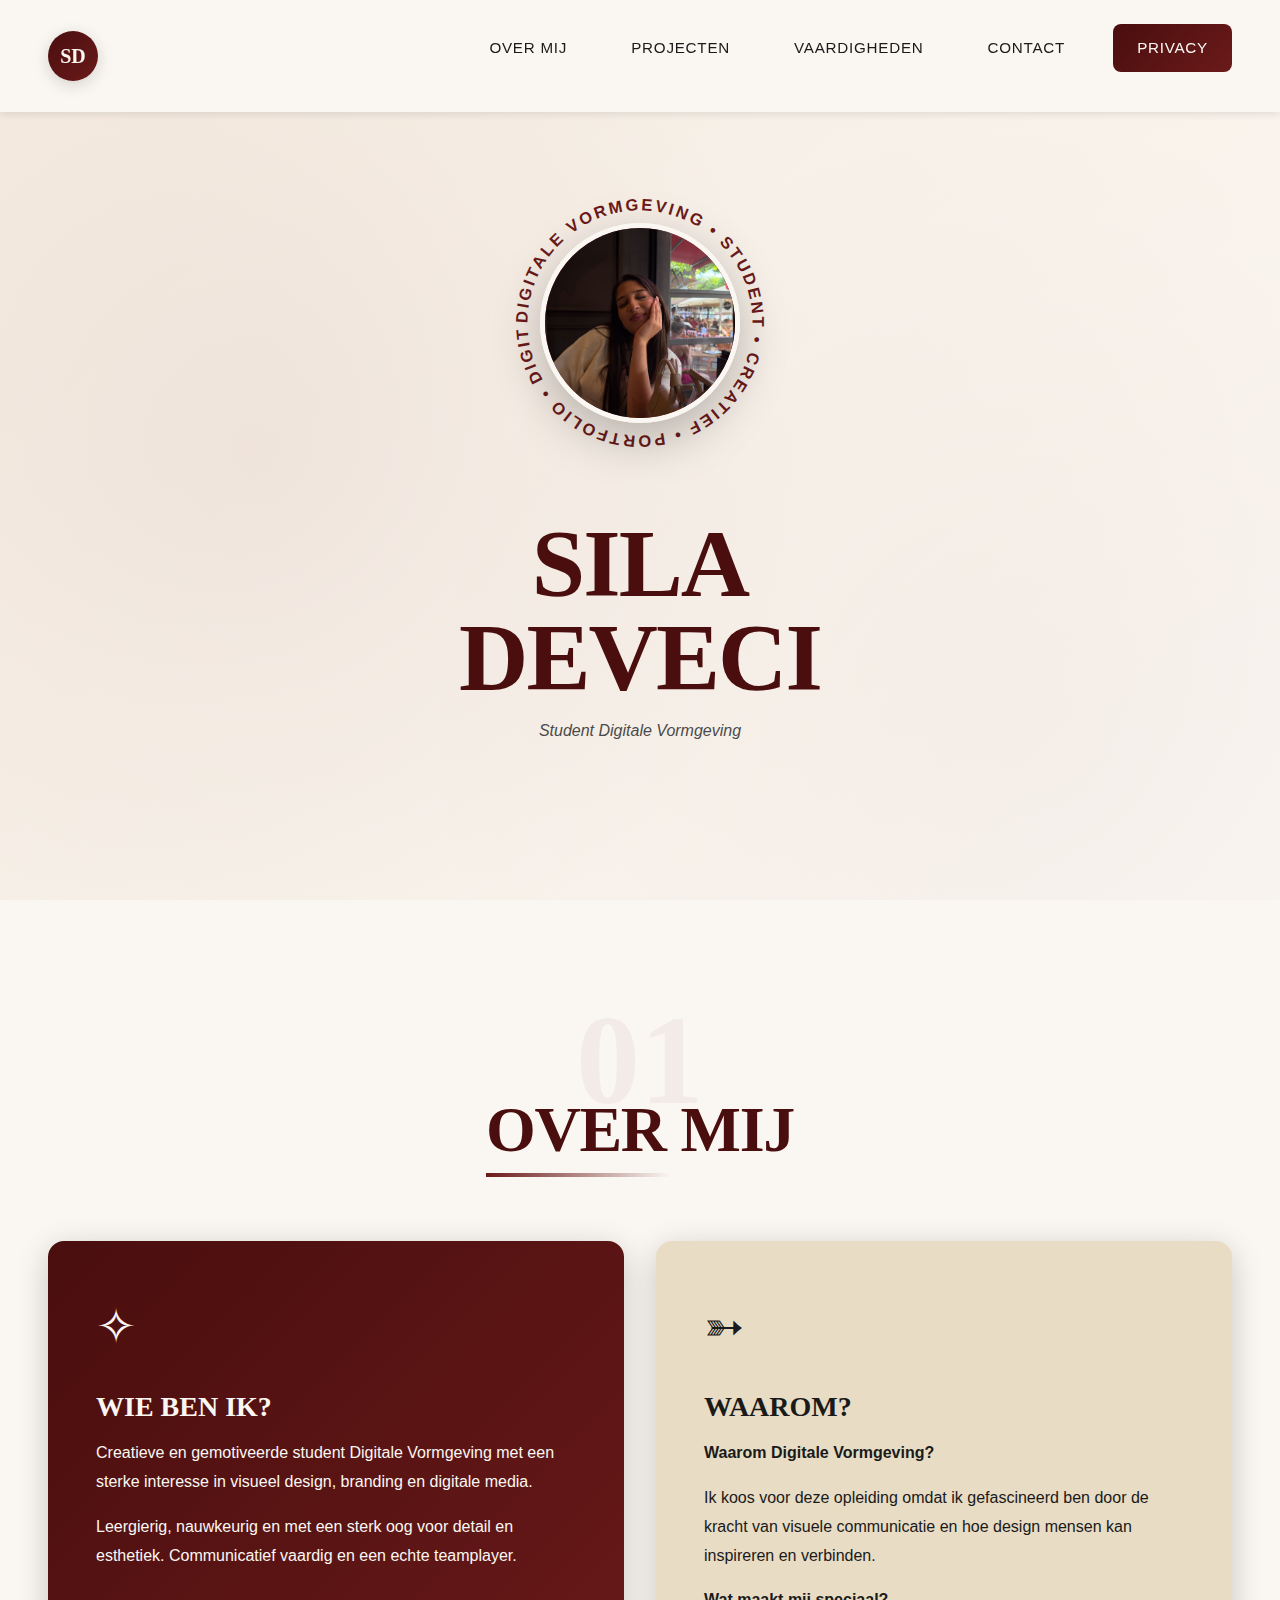
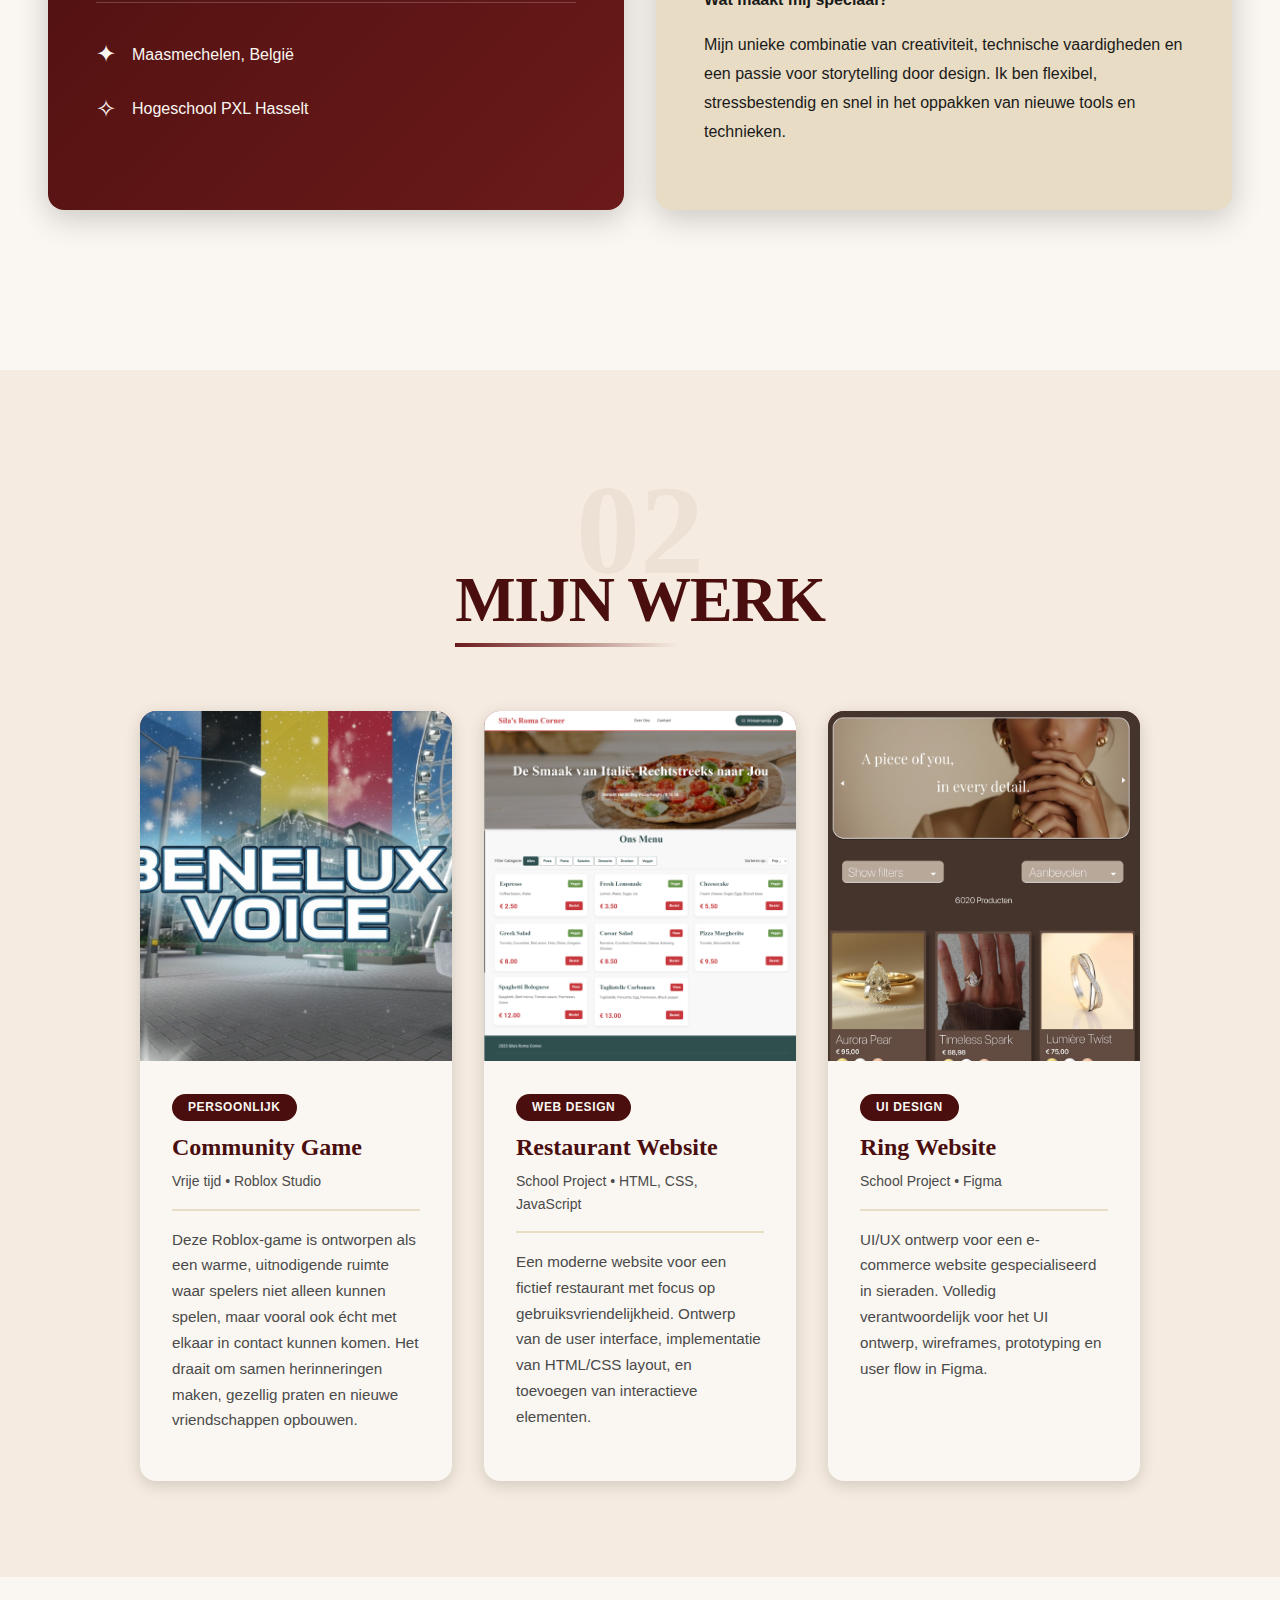
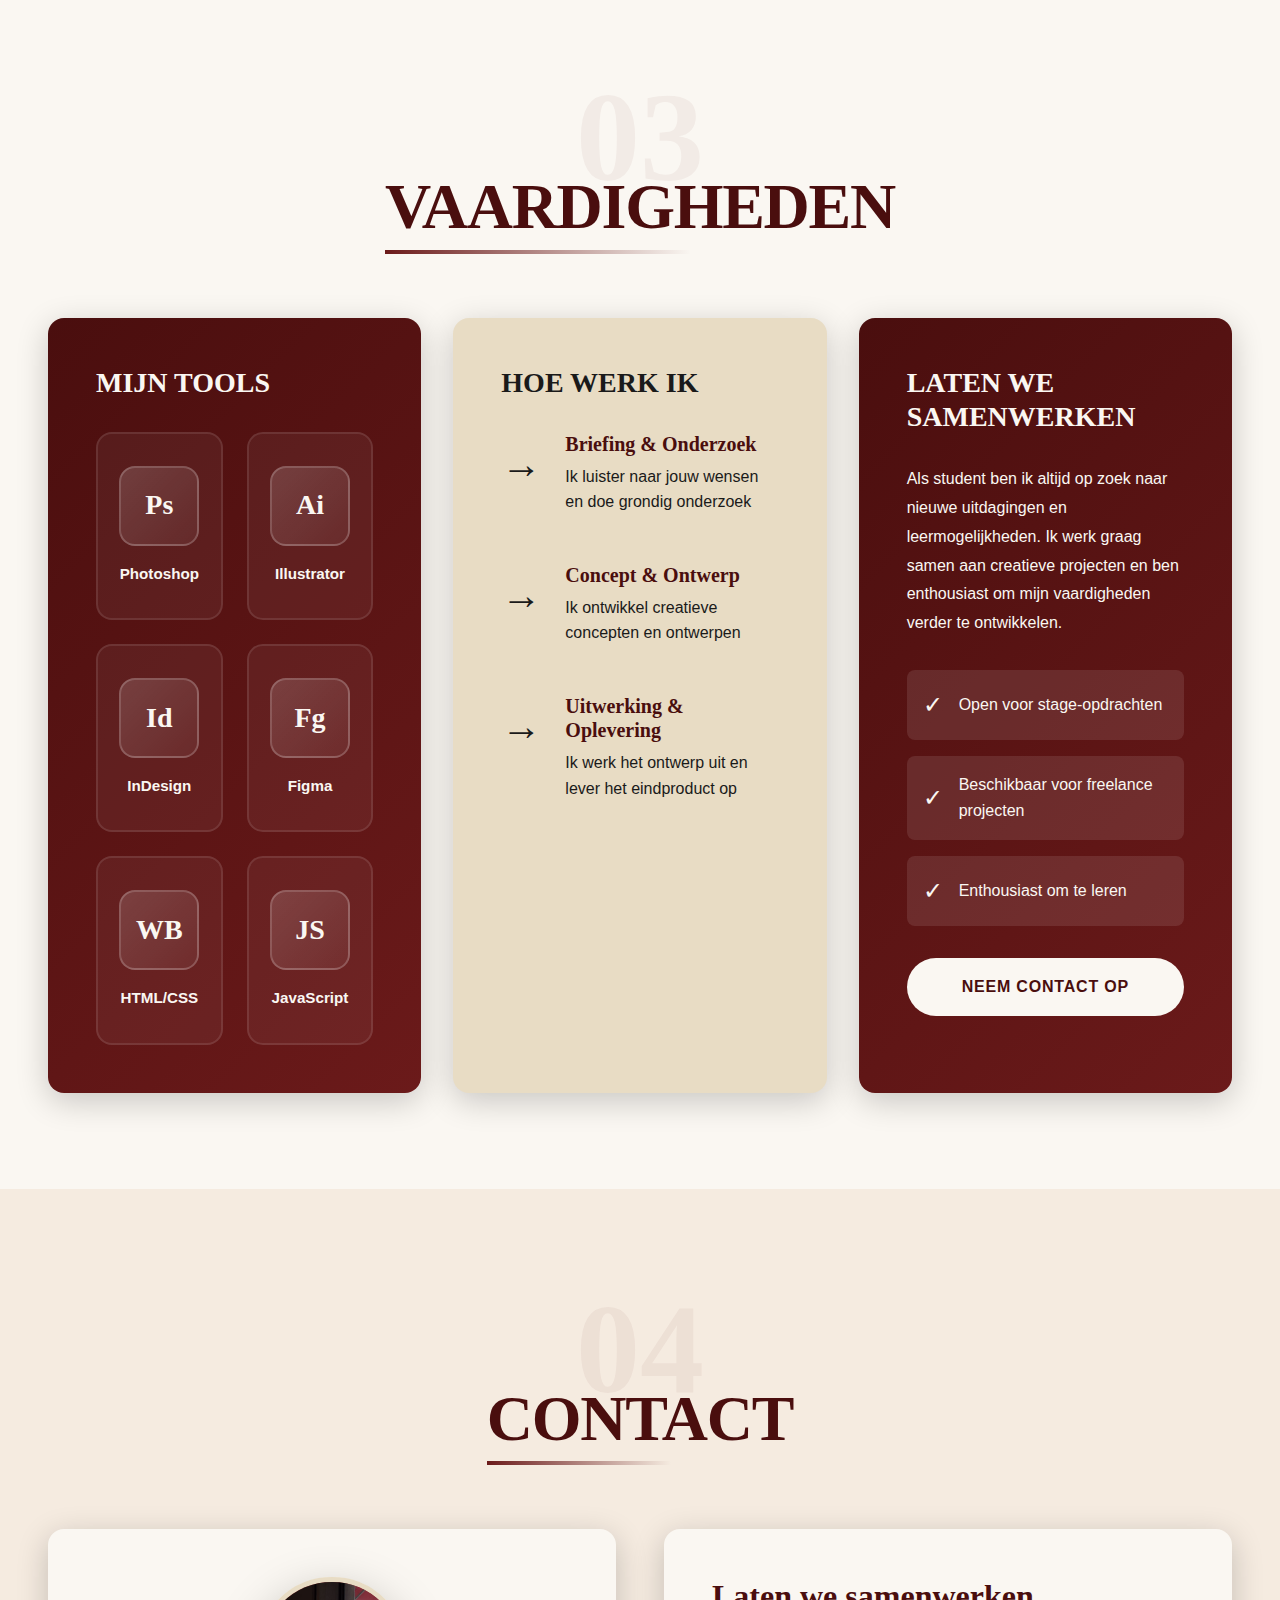
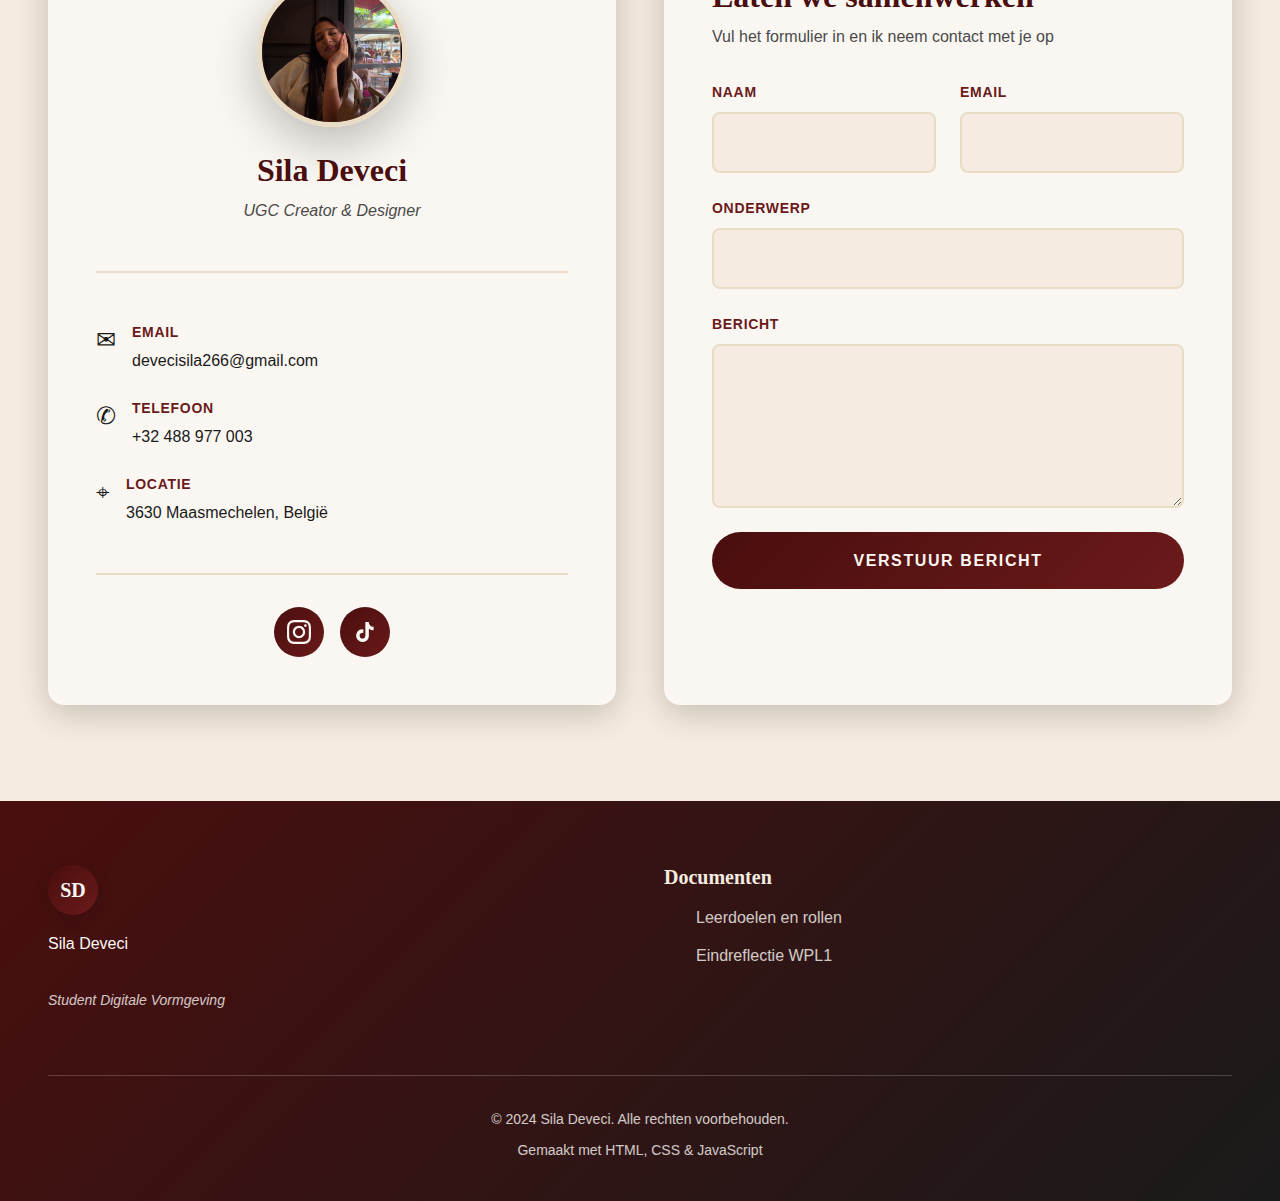
<file: index.html>
<!DOCTYPE html>
<html lang="en">
<head>
    <meta charset="UTF-8">
    <meta name="viewport" content="width=device-width, initial-scale=1">
    <title>Title</title>
    <link href="https://cdn.jsdelivr.net/npm/bootstrap@5.3.2/dist/css/bootstrap.min.css" rel="stylesheet">
    <link rel="stylesheet" href="style.css">
    <script src="index.js"></script>
</head>
<body>
<nav class="navigatie" id="navigatie">
    <div class="container">
        <a href="#home" class="logo">
            <span class="logo-cirkel">SD</span>
        </a>
        <button class="nav-knop" id="navKnop" aria-label="Menu openen">
            <span></span>
            <span></span>
            <span></span>
        </button>
        <ul class="nav-menu" id="navMenu">
            <li><a href="#over" class="nav-link">Over Mij</a></li>
            <li><a href="#projecten" class="nav-link">Projecten</a></li>
            <li><a href="#vaardigheden" class="nav-link">Vaardigheden</a></li>
            <li><a href="#contact" class="nav-link">Contact</a></li>
            <li><a href="privacy.html" class="nav-link nav-link-speciaal">Privacy</a></li>
        </ul>
    </div>
</nav>

<header id="home" class="hero">
    <div class="hero-achtergrond"></div>
    <div class="container">
        <div class="hero-inhoud">
            <div class="hero-cirkel">
                <div class="hero-cirkel-tekst">
                    <svg viewBox="0 0 200 200">
                        <path id="cirkelPad" d="M 100, 100 m -75, 0 a 75,75 0 1,1 150,0 a 75,75 0 1,1 -150,0" fill="none"/>
                        <text>
                            <textPath href="#cirkelPad" startOffset="0%">
                                DIGITALE VORMGEVING • STUDENT • CREATIEF • PORTFOLIO • DIGITALE VORMGEVING • STUDENT • CREATIEF • PORTFOLIO •
                            </textPath>
                        </text>
                    </svg>
                </div>
                <div class="hero-afbeelding">
                    <img src="profiel.png" alt="Sila Deveci" onerror="this.style.display='none'">
                </div>
            </div>
            <h1 class="hero-titel">
                <span class="hero-titel-groot">SILA</span>
                <span class="hero-titel-groot">DEVECI</span>
            </h1>
            <p class="hero-ondertitel">Student Digitale Vormgeving</p>
        </div>
    </div>
</header>

<section id="over" class="over">
    <div class="container">
        <div class="sectie-header">
            <span class="sectie-nummer">01</span>
            <h2 class="sectie-titel">Over Mij</h2>
        </div>

        <div class="over-grid">
            <div class="over-kaart kaart-bordeaux">
                <div class="kaart-icoon">✧</div>
                <h3>Wie ben ik?</h3>
                <p>Creatieve en gemotiveerde student Digitale Vormgeving met een sterke interesse in visueel design, branding en digitale media.</p>
                <p>Leergierig, nauwkeurig en met een sterk oog voor detail en esthetiek. Communicatief vaardig en een echte teamplayer.</p>
                <div class="kaart-stats">
                    <div class="stat-item">
                        <span class="stat-icoon">✦</span>
                        <span>Maasmechelen, België</span>
                    </div>
                    <div class="stat-item">
                        <span class="stat-icoon">✧</span>
                        <span>Hogeschool PXL Hasselt</span>
                    </div>
                </div>
            </div>

            <div class="over-kaart kaart-cream">
                <div class="kaart-icoon">➳</div>
                <h3>Waarom?</h3>
                <p><strong>Waarom Digitale Vormgeving?</strong></p>
                <p>Ik koos voor deze opleiding omdat ik gefascineerd ben door de kracht van visuele communicatie en hoe design mensen kan inspireren en verbinden.</p>
                <p><strong>Wat maakt mij speciaal?</strong></p>
                <p>Mijn unieke combinatie van creativiteit, technische vaardigheden en een passie voor storytelling door design. Ik ben flexibel, stressbestendig en snel in het oppakken van nieuwe tools en technieken.</p>
            </div>
        </div>
    </div>
</section>

<section id="projecten" class="projecten">
    <div class="container">
        <div class="sectie-header">
            <span class="sectie-nummer">02</span>
            <h2 class="sectie-titel">Mijn Werk</h2>
        </div>

        <div class="projecten-grid">
            <article class="project-kaart">
                <div class="project-afbeelding">
                    <img src="Game.png" alt="Portfolio Website" onerror="this.src='images/placeholder.jpg'">
                </div>
                <div class="project-info">
                    <span class="project-tag">Persoonlijk</span>
                    <h3 class="project-titel">Community Game</h3>
                    <p class="project-beschrijving">Vrije tijd • Roblox Studio</p>
                    <p class="project-details-tekst">Deze Roblox-game is ontworpen als een warme, uitnodigende ruimte waar spelers niet alleen kunnen spelen, maar vooral ook écht met elkaar in contact kunnen komen. Het draait om samen herinneringen maken, gezellig praten en nieuwe vriendschappen opbouwen.</p>
                </div>
            </article>

            <article class="project-kaart">
                <div class="project-afbeelding">
                    <img src="restaurant.png" alt="Restaurant Website" onerror="this.src='images/placeholder.jpg'">
                </div>
                <div class="project-info">
                    <span class="project-tag">WEB DESIGN</span>
                    <h3 class="project-titel">Restaurant Website</h3>
                    <p class="project-beschrijving">School Project • HTML, CSS, JavaScript</p>
                    <p class="project-details-tekst">Een moderne website voor een fictief restaurant met focus op gebruiksvriendelijkheid. Ontwerp van de user interface, implementatie van HTML/CSS layout, en toevoegen van interactieve elementen.</p>
                </div>
            </article>

            <article class="project-kaart">
                <div class="project-afbeelding">
                    <img src=UIDesign.png alt="Ring Website" onerror="this.src='images/placeholder.jpg'">
                </div>
                <div class="project-info">
                    <span class="project-tag">UI DESIGN</span>
                    <h3 class="project-titel">Ring Website</h3>
                    <p class="project-beschrijving">School Project • Figma</p>
                    <p class="project-details-tekst">UI/UX ontwerp voor een e-commerce website gespecialiseerd in sieraden. Volledig verantwoordelijk voor het UI ontwerp, wireframes, prototyping en user flow in Figma.</p>
                </div>
            </article>
        </div>
    </div>
</section>

<section id="vaardigheden" class="vaardigheden">
    <div class="container">
        <div class="sectie-header">
            <span class="sectie-nummer">03</span>
            <h2 class="sectie-titel">Vaardigheden</h2>
        </div>

        <div class="vaardigheden-layout">
            <div class="vaardigheden-kaart kaart-donker">
                <h3>Mijn Tools</h3>
                <div class="tools-moderne-grid">
                    <div class="tool-moderne-item">
                        <div class="tool-moderne-icoon">
                            <span class="tool-letter">Ps</span>
                        </div>
                        <span class="tool-naam">Photoshop</span>
                    </div>
                    <div class="tool-moderne-item">
                        <div class="tool-moderne-icoon">
                            <span class="tool-letter">Ai</span>
                        </div>
                        <span class="tool-naam">Illustrator</span>
                    </div>
                    <div class="tool-moderne-item">
                        <div class="tool-moderne-icoon">
                            <span class="tool-letter">Id</span>
                        </div>
                        <span class="tool-naam">InDesign</span>
                    </div>
                    <div class="tool-moderne-item">
                        <div class="tool-moderne-icoon">
                            <span class="tool-letter">Fg</span>
                        </div>
                        <span class="tool-naam">Figma</span>
                    </div>
                    <div class="tool-moderne-item">
                        <div class="tool-moderne-icoon">
                            <span class="tool-letter">WB</></span>
                        </div>
                        <span class="tool-naam">HTML/CSS</span>
                    </div>
                    <div class="tool-moderne-item">
                        <div class="tool-moderne-icoon">
                            <span class="tool-letter">JS</span>
                        </div>
                        <span class="tool-naam">JavaScript</span>
                    </div>
                </div>
            </div>

            <div class="vaardigheden-kaart kaart-cream">
                <h3>Hoe werk ik</h3>
                <div class="stappen-lijst">
                    <div class="stap-item">
                        <div class="stap-icoon">→</div>
                        <div class="stap-inhoud">
                            <h4>Briefing & Onderzoek</h4>
                            <p>Ik luister naar jouw wensen en doe grondig onderzoek</p>
                        </div>
                    </div>
                    <div class="stap-item">
                        <div class="stap-icoon">→</div>
                        <div class="stap-inhoud">
                            <h4>Concept & Ontwerp</h4>
                            <p>Ik ontwikkel creatieve concepten en ontwerpen</p>
                        </div>
                    </div>
                    <div class="stap-item">
                        <div class="stap-icoon">→</div>
                        <div class="stap-inhoud">
                            <h4>Uitwerking & Oplevering</h4>
                            <p>Ik werk het ontwerp uit en lever het eindproduct op</p>
                        </div>
                    </div>
                </div>
            </div>

            <div class="vaardigheden-kaart kaart-bordeaux">
                <h3>Laten we samenwerken</h3>
                <p class="samenwerken-tekst">
                    Als student ben ik altijd op zoek naar nieuwe uitdagingen en leermogelijkheden.
                    Ik werk graag samen aan creatieve projecten en ben enthousiast om mijn vaardigheden verder te ontwikkelen.
                </p>
                <div class="samenwerken-lijst">
                    <div class="samenwerken-item">
                        <span class="samenwerken-icoon">✓</span>
                        <span>Open voor stage-opdrachten</span>
                    </div>
                    <div class="samenwerken-item">
                        <span class="samenwerken-icoon">✓</span>
                        <span>Beschikbaar voor freelance projecten</span>
                    </div>
                    <div class="samenwerken-item">
                        <span class="samenwerken-icoon">✓</span>
                        <span>Enthousiast om te leren</span>
                    </div>
                </div>
                <a href="#contact" class="knop-samenwerken">Neem Contact Op</a>
            </div>
        </div>
    </div>
</section>

<section id="contact" class="contact">
    <div class="container">
        <div class="sectie-header">
            <span class="sectie-nummer">04</span>
            <h2 class="sectie-titel">Contact</h2>
        </div>

        <div class="contact-layout">
            <div class="contact-info-kaart">
                <div class="contact-profiel">
                    <div class="profiel-afbeelding">
                        <img src="profiel.png" alt="Sila Deveci" onerror="this.style.display='none'">
                    </div>
                    <h3>Sila Deveci</h3>
                    <p class="profiel-rol">UGC Creator & Designer</p>
                </div>

                <div class="contact-details">
                    <div class="contact-item">
                        <span class="contact-icoon">✉︎</span>
                        <div>
                            <p class="contact-label">Email</p>
                            <a href="mailto:devecisila266@gmail.com">devecisila266@gmail.com</a>
                        </div>
                    </div>
                    <div class="contact-item">
                        <span class="contact-icoon">✆</span>
                        <div>
                            <p class="contact-label">Telefoon</p>
                            <a href="tel:+32488977003">+32 488 977 003</a>
                        </div>
                    </div>
                    <div class="contact-item">
                        <span class="contact-icoon">⌖</span>
                        <div>
                            <p class="contact-label">Locatie</p>
                            <p>3630 Maasmechelen, België</p>
                        </div>
                    </div>
                </div>

                <div class="social-links">
                    <a href="https://www.instagram.com/dv.sila/" target="_blank" rel="noopener noreferrer" class="social-icoon" aria-label="Instagram">
                        <svg viewBox="0 0 24 24" fill="currentColor">
                            <path d="M12 2.163c3.204 0 3.584.012 4.85.07 3.252.148 4.771 1.691 4.919 4.919.058 1.265.069 1.645.069 4.849 0 3.205-.012 3.584-.069 4.849-.149 3.225-1.664 4.771-4.919 4.919-1.266.058-1.644.07-4.85.07-3.204 0-3.584-.012-4.849-.07-3.26-.149-4.771-1.699-4.919-4.92-.058-1.265-.07-1.644-.07-4.849 0-3.204.013-3.583.07-4.849.149-3.227 1.664-4.771 4.919-4.919 1.266-.057 1.645-.069 4.849-.069zm0-2.163c-3.259 0-3.667.014-4.947.072-4.358.2-6.78 2.618-6.98 6.98-.059 1.281-.073 1.689-.073 4.948 0 3.259.014 3.668.072 4.948.2 4.358 2.618 6.78 6.98 6.98 1.281.058 1.689.072 4.948.072 3.259 0 3.668-.014 4.948-.072 4.354-.2 6.782-2.618 6.979-6.98.059-1.28.073-1.689.073-4.948 0-3.259-.014-3.667-.072-4.947-.196-4.354-2.617-6.78-6.979-6.98-1.281-.059-1.69-.073-4.949-.073zm0 5.838c-3.403 0-6.162 2.759-6.162 6.162s2.759 6.163 6.162 6.163 6.162-2.759 6.162-6.163c0-3.403-2.759-6.162-6.162-6.162zm0 10.162c-2.209 0-4-1.79-4-4 0-2.209 1.791-4 4-4s4 1.791 4 4c0 2.21-1.791 4-4 4zm6.406-11.845c-.796 0-1.441.645-1.441 1.44s.645 1.44 1.441 1.44c.795 0 1.439-.645 1.439-1.44s-.644-1.44-1.439-1.44z"/>
                        </svg>
                    </a>
                    <a href="https://www.tiktok.com/@watkijkjij.s?is_from_webapp=1&sender_device=pc" target="_blank" rel="noopener noreferrer" class="social-icoon" aria-label="TikTok">
                        <svg viewBox="0 0 24 24" fill="currentColor">
                            <path d="M19.59 6.69a4.83 4.83 0 0 1-3.77-4.25V2h-3.45v13.67a2.89 2.89 0 0 1-5.2 1.74 2.89 2.89 0 0 1 2.31-4.64 2.93 2.93 0 0 1 .88.13V9.4a6.84 6.84 0 0 0-1-.05A6.33 6.33 0 0 0 5 20.1a6.34 6.34 0 0 0 10.86-4.43v-7a8.16 8.16 0 0 0 4.77 1.52v-3.4a4.85 4.85 0 0 1-1-.1z"/>
                        </svg>
                    </a>
                </div>
            </div>

            <div class="contact-formulier-kaart">
                <h3>Laten we samenwerken</h3>
                <p class="formulier-ondertitel">Vul het formulier in en ik neem contact met je op</p>

                <form class="contact-formulier" id="contactFormulier">
                    <div class="formulier-rij">
                        <div class="formulier-groep">
                            <label for="naam">Naam</label>
                            <input type="text" id="naam" name="naam" required>
                        </div>
                        <div class="formulier-groep">
                            <label for="email">Email</label>
                            <input type="email" id="email" name="email" required>
                        </div>
                    </div>
                    <div class="formulier-groep">
                        <label for="onderwerp">Onderwerp</label>
                        <input type="text" id="onderwerp" name="onderwerp" required>
                    </div>
                    <div class="formulier-groep">
                        <label for="bericht">Bericht</label>
                        <textarea id="bericht" name="bericht" rows="5" required></textarea>
                    </div>
                    <button type="submit" class="knop-verstuur">Verstuur Bericht</button>
                </form>
            </div>
        </div>
    </div>
</section>

<footer class="footer">
    <div class="container">
        <div class="footer-inhoud">
            <div class="footer-merk">
                <div class="logo-cirkel">SD</div>
                <p>Sila Deveci</p>
                <p class="footer-tagline">Student Digitale Vormgeving</p>
            </div>
            <div class="footer-links">
                <h4>Documenten</h4>
                <ul>
                    <a href="SilaDeveci_Profiel_DVO.pdf" target="_blank">
                        Leerdoelen en rollen
                    </a>
                    <a href="SilaDeveci_Eindreflectie_DVO.pdf" target="_blank">
                        Eindreflectie WPL1
                    </a>
                </ul>
            </div>
        </div>
        <div class="footer-bottom">
            <p>© 2024 Sila Deveci. Alle rechten voorbehouden.</p>
            <p class="footer-credits">Gemaakt met HTML, CSS & JavaScript</p>
        </div>
    </div>
</footer>

<div class="modal" id="projectModal">
    <div class="modal-achtergrond" onclick="sluitModal()"></div>
    <div class="modal-inhoud">
        <button class="modal-sluit" onclick="sluitModal()">&times;</button>
        <div id="modalBody"></div>
    </div>
</div>

</body>
</html>
</file>
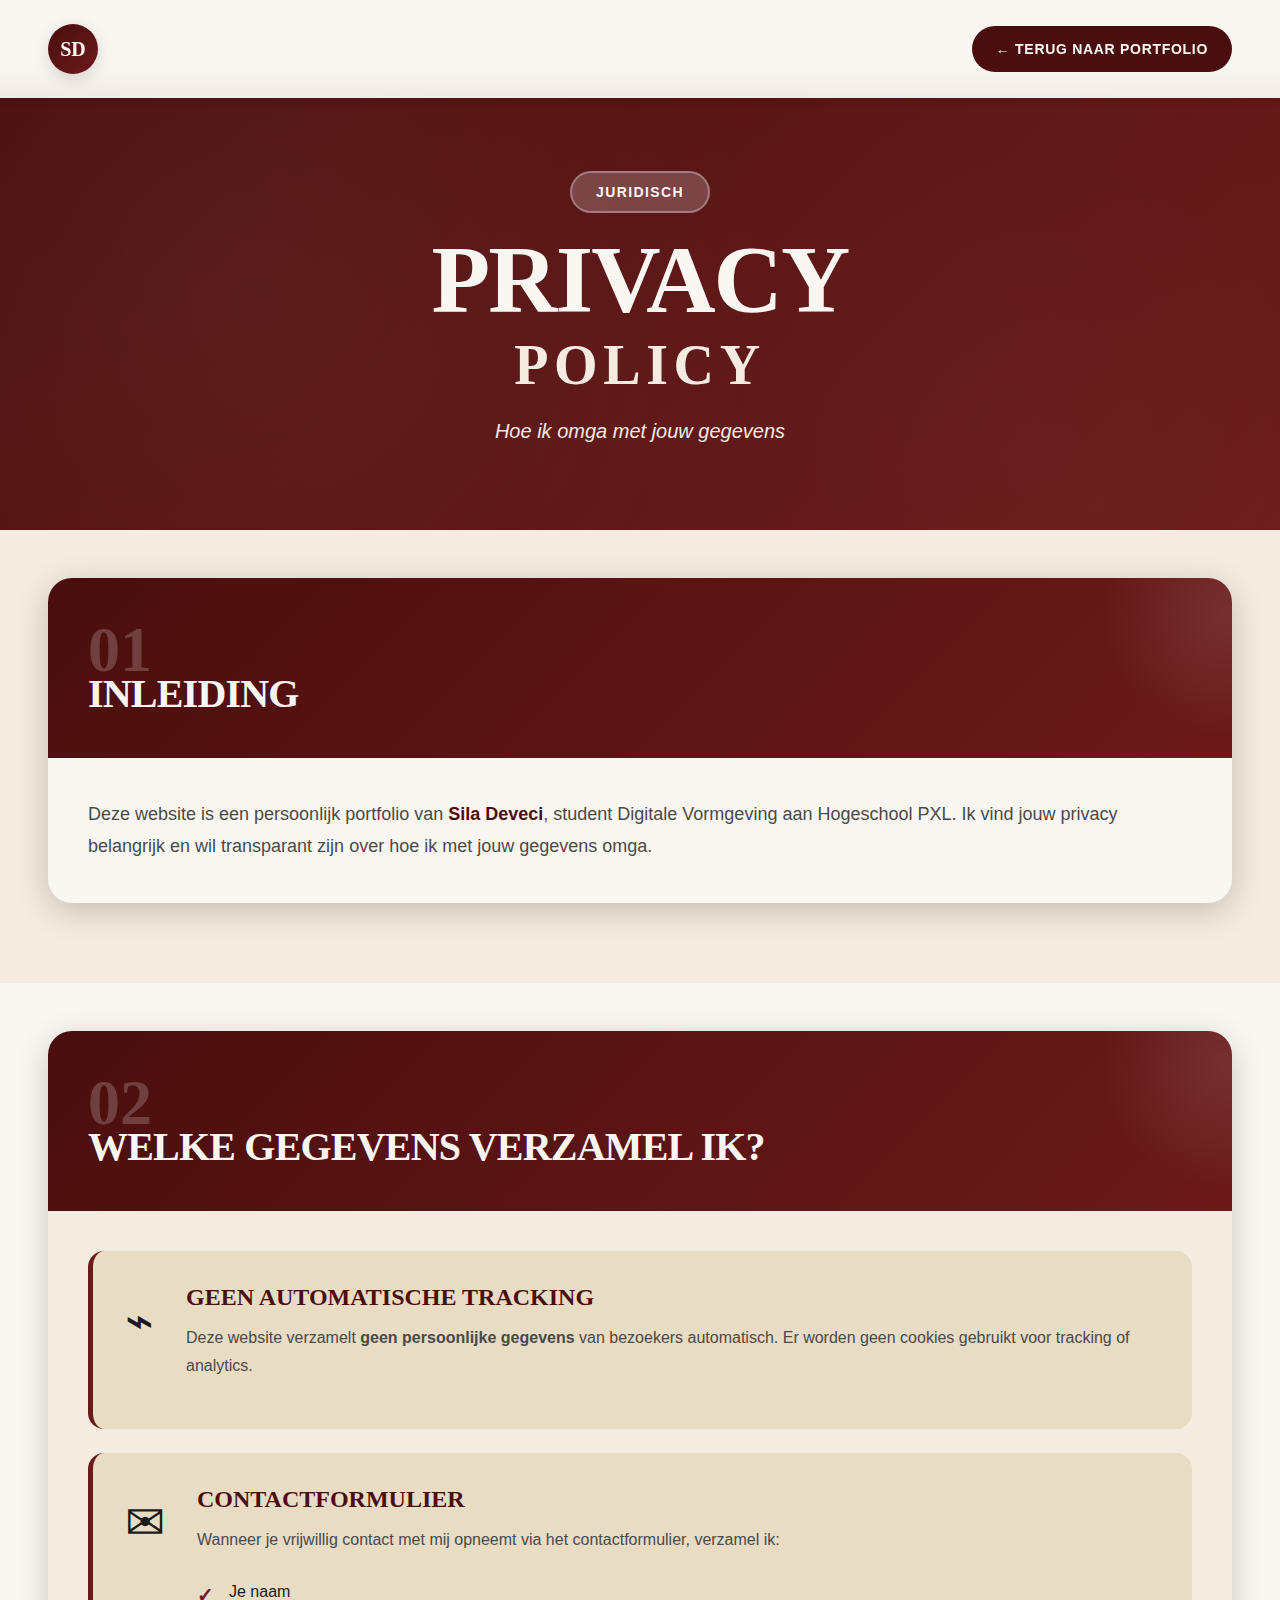
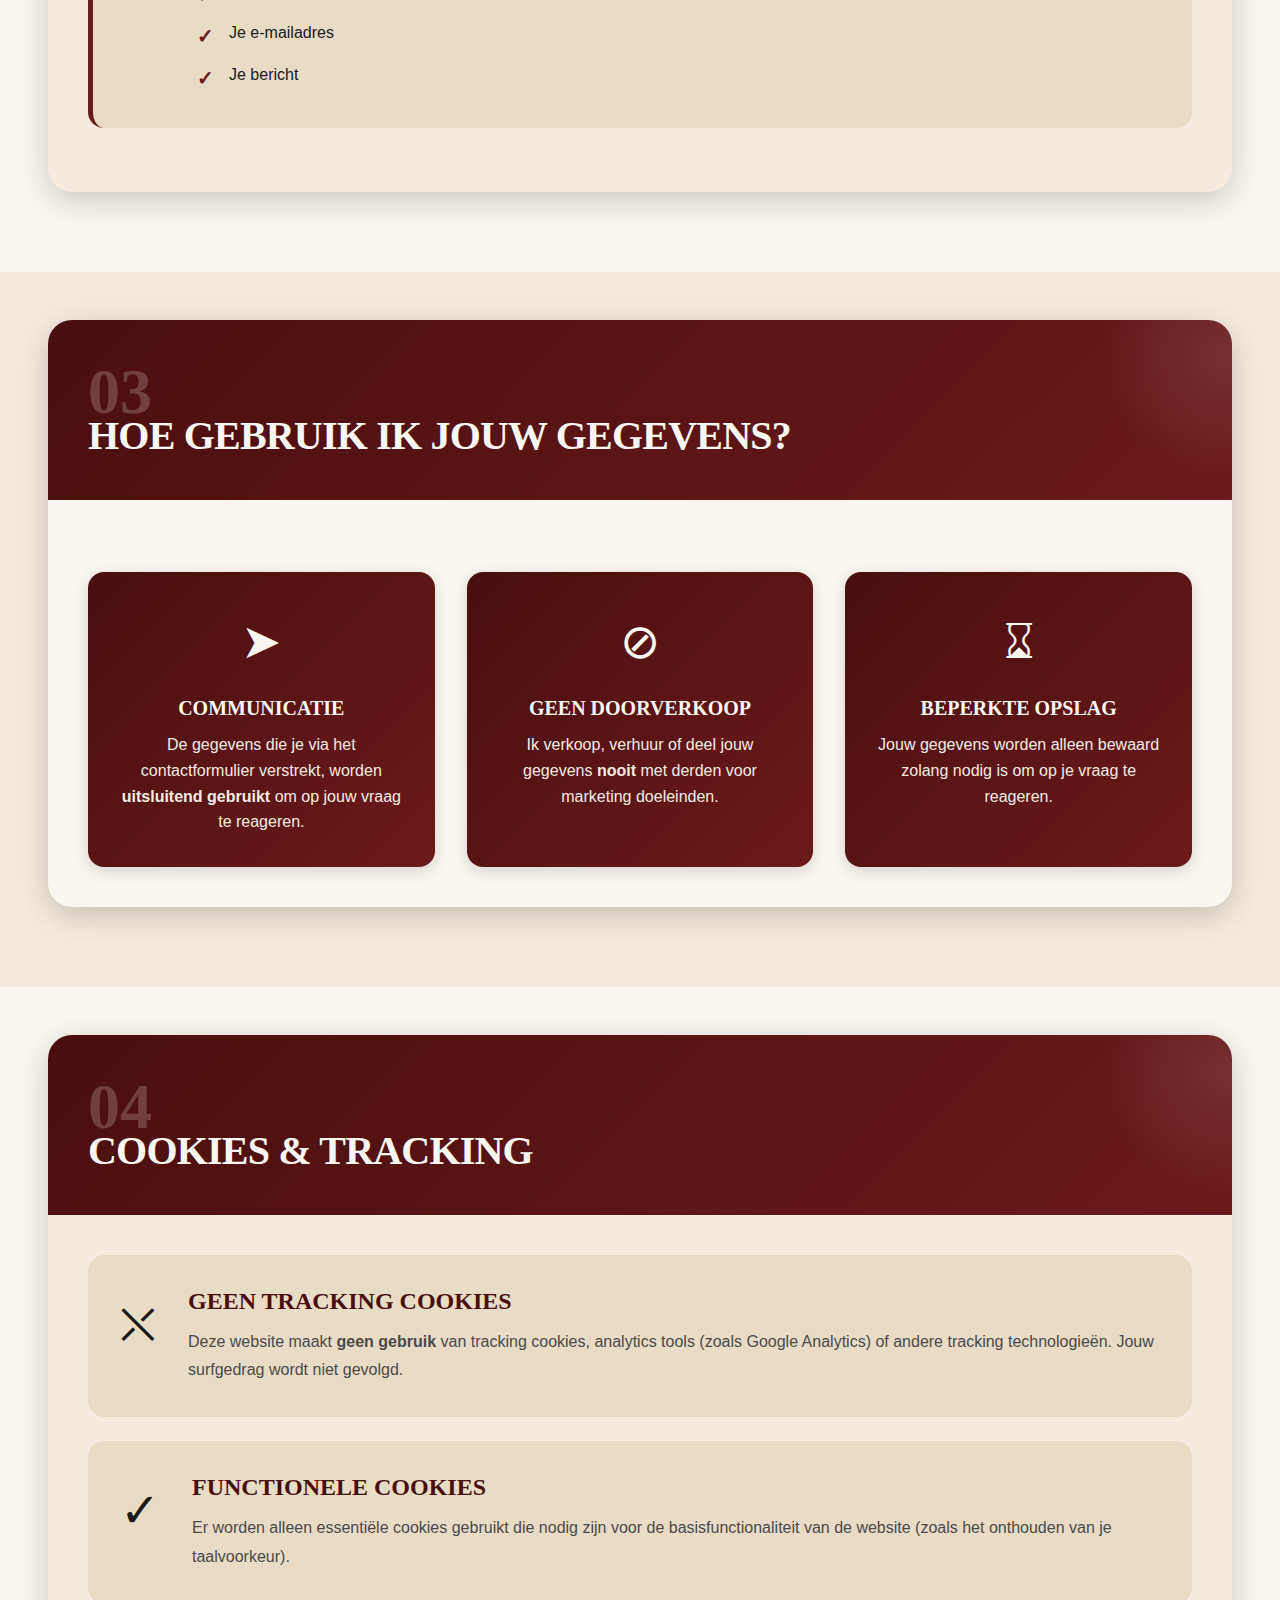
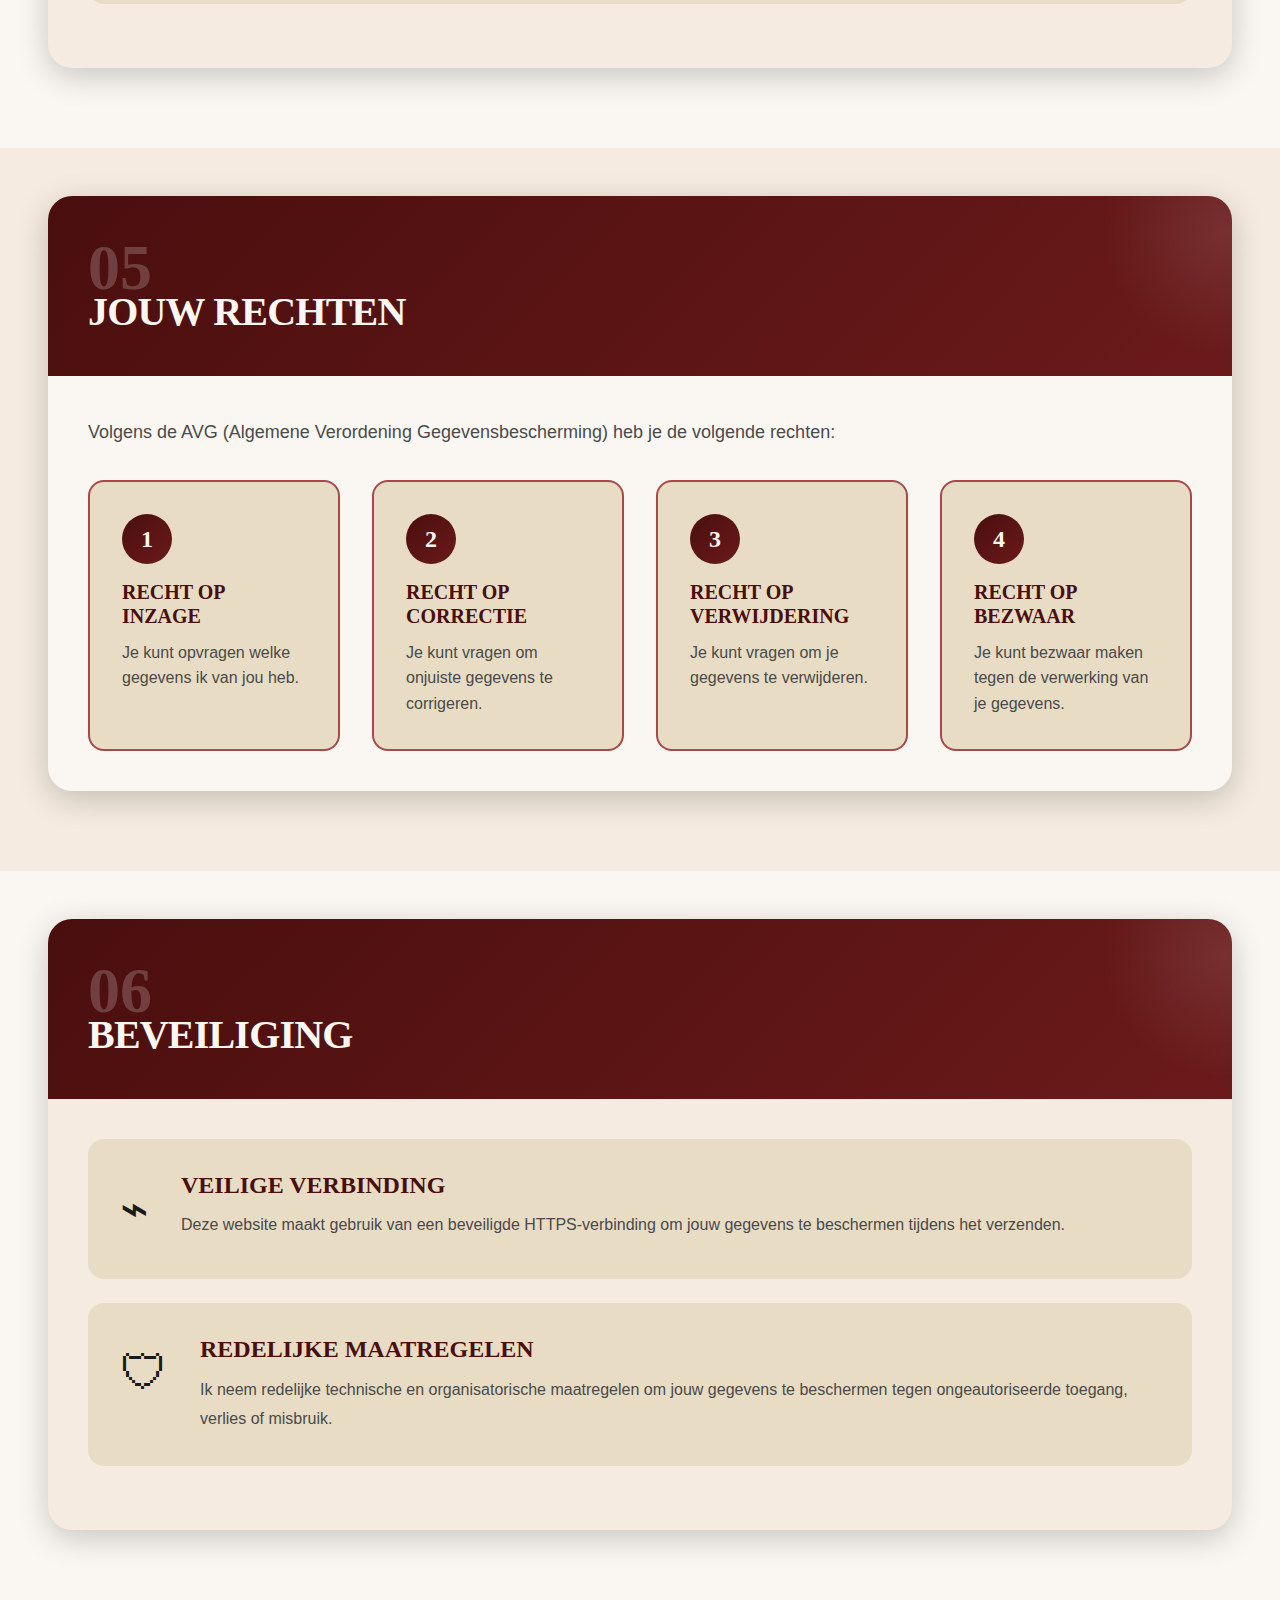
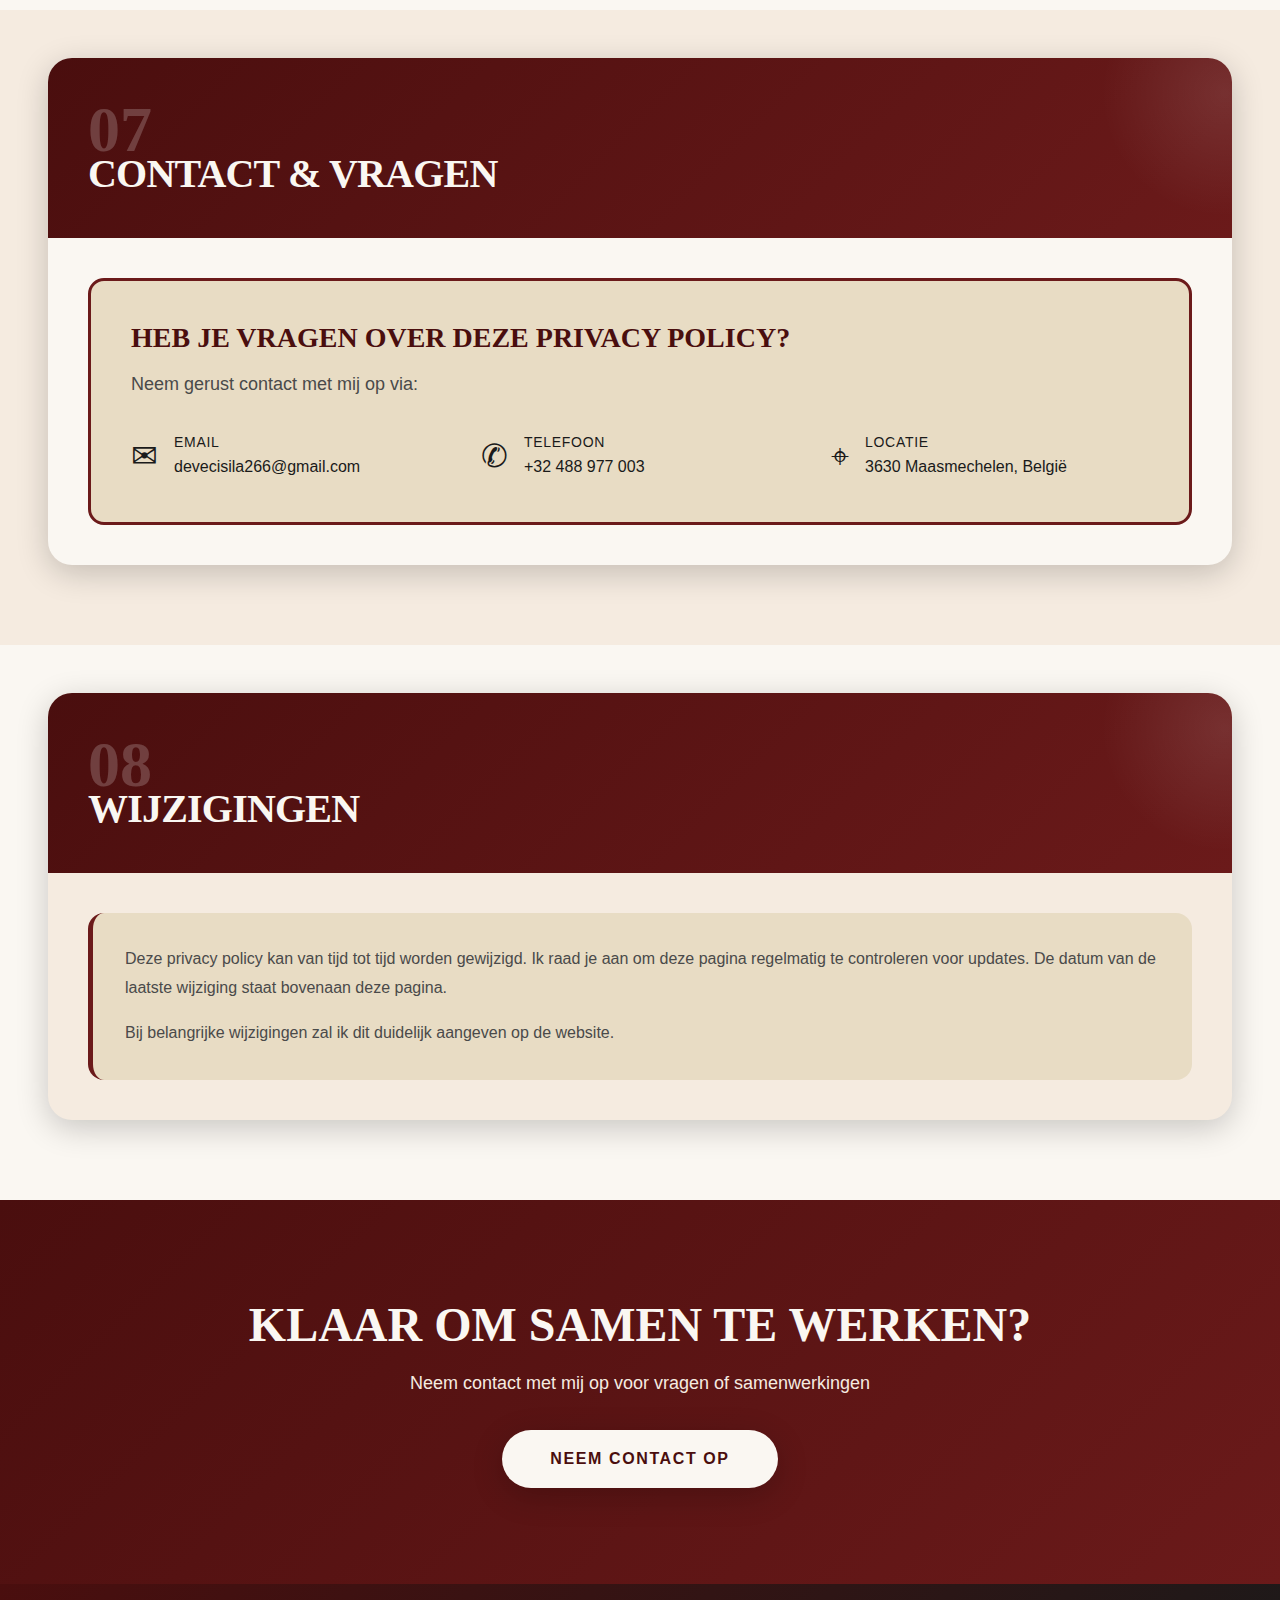
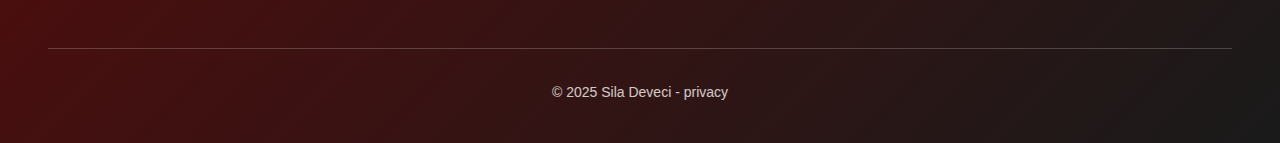
<file: privacy.html>
<!DOCTYPE html>
<html lang="en">
<head>
    <meta charset="UTF-8">
    <title>Title</title>
    <script src="index.js"></script>
    <link rel="stylesheet" href="style.css">
</head>
<body>
<nav class="navigatie" id="navigatie">
    <div class="container">
        <a href="Index.html" class="logo">
            <span class="logo-cirkel">SD</span>
        </a>
        <div class="nav-terug">
            <a href="Index.html" class="knop-terug">← Terug naar Portfolio</a>
        </div>
    </div>
</nav>

<main class="privacy-pagina">
    <header class="privacy-hero">
        <div class="privacy-hero-achtergrond"></div>
        <div class="container">
            <div class="privacy-hero-inhoud">
                <div class="privacy-badge">Juridisch</div>
                <h1 class="privacy-titel">
                    <span class="privacy-titel-groot">Privacy</span>
                    <span class="privacy-titel-klein">Policy</span>
                </h1>
                <p class="privacy-ondertitel">Hoe ik omga met jouw gegevens</p>
            </div>
        </div>
    </header>

    <section class="privacy-sectie">
        <div class="container">
            <div class="privacy-kaart">
                <div class="privacy-kaart-header">
                    <span class="privacy-nummer">01</span>
                    <h2>Inleiding</h2>
                </div>

                <div class="privacy-inhoud">
                    <p class="privacy-intro">
                        Deze website is een persoonlijk portfolio van <strong>Sila Deveci</strong>, student Digitale Vormgeving
                        aan Hogeschool PXL. Ik vind jouw privacy belangrijk en wil transparant zijn over hoe ik met
                        jouw gegevens omga.
                    </p>
                </div>
            </div>
        </div>
    </section>

    <section class="privacy-sectie privacy-sectie-alt">
        <div class="container">
            <div class="privacy-kaart">
                <div class="privacy-kaart-header">
                    <span class="privacy-nummer">02</span>
                    <h2>Welke Gegevens Verzamel Ik?</h2>
                </div>

                <div class="privacy-inhoud">
                    <div class="privacy-info-kaart">
                        <div class="info-icoon">⌁</div>
                        <div class="info-tekst">
                            <h3>Geen Automatische Tracking</h3>
                            <p>
                                Deze website verzamelt <strong>geen persoonlijke gegevens</strong> van bezoekers automatisch.
                                Er worden geen cookies gebruikt voor tracking of analytics.
                            </p>
                        </div>
                    </div>

                    <div class="privacy-info-kaart">
                        <div class="info-icoon">✉︎</div>
                        <div class="info-tekst">
                            <h3>Contactformulier</h3>
                            <p>
                                Wanneer je vrijwillig contact met mij opneemt via het contactformulier, verzamel ik:
                            </p>
                            <ul class="privacy-lijst">
                                <li>Je naam</li>
                                <li>Je e-mailadres</li>
                                <li>Je bericht</li>
                            </ul>
                        </div>
                    </div>
                </div>
            </div>
        </div>
    </section>

    <section class="privacy-sectie">
        <div class="container">
            <div class="privacy-kaart">
                <div class="privacy-kaart-header">
                    <span class="privacy-nummer">03</span>
                    <h2>Hoe Gebruik Ik Jouw Gegevens?</h2>
                </div>

                <div class="privacy-inhoud">
                    <div class="gebruik-grid">
                        <div class="gebruik-kaart">
                            <div class="gebruik-icoon">➤</div>
                            <h4>Communicatie</h4>
                            <p>De gegevens die je via het contactformulier verstrekt, worden <strong>uitsluitend gebruikt</strong> om op jouw vraag te reageren.</p>
                        </div>

                        <div class="gebruik-kaart">
                            <div class="gebruik-icoon">⊘</div>
                            <h4>Geen Doorverkoop</h4>
                            <p>Ik verkoop, verhuur of deel jouw gegevens <strong>nooit</strong> met derden voor marketing doeleinden.</p>
                        </div>

                        <div class="gebruik-kaart">
                            <div class="gebruik-icoon">⌛︎</div>
                            <h4>Beperkte Opslag</h4>
                            <p>Jouw gegevens worden alleen bewaard zolang nodig is om op je vraag te reageren.</p>
                        </div>
                    </div>
                </div>
            </div>
        </div>
    </section>

    <section class="privacy-sectie privacy-sectie-alt">
        <div class="container">
            <div class="privacy-kaart">
                <div class="privacy-kaart-header">
                    <span class="privacy-nummer">04</span>
                    <h2>Cookies & Tracking</h2>
                </div>

                <div class="privacy-inhoud">
                    <div class="cookies-kaart">
                        <div class="cookies-icoon">⛌</div>
                        <div class="cookies-tekst">
                            <h3>Geen Tracking Cookies</h3>
                            <p>
                                Deze website maakt <strong>geen gebruik</strong> van tracking cookies, analytics tools
                                (zoals Google Analytics) of andere tracking technologieën. Jouw surfgedrag wordt niet gevolgd.
                            </p>
                        </div>
                    </div>

                    <div class="cookies-kaart">
                        <div class="cookies-icoon">✓</div>
                        <div class="cookies-tekst">
                            <h3>Functionele Cookies</h3>
                            <p>
                                Er worden alleen essentiële cookies gebruikt die nodig zijn voor de basisfunctionaliteit
                                van de website (zoals het onthouden van je taalvoorkeur).
                            </p>
                        </div>
                    </div>
                </div>
            </div>
        </div>
    </section>

    <section class="privacy-sectie">
        <div class="container">
            <div class="privacy-kaart">
                <div class="privacy-kaart-header">
                    <span class="privacy-nummer">05</span>
                    <h2>Jouw Rechten</h2>
                </div>

                <div class="privacy-inhoud">
                    <p class="rechten-intro">
                        Volgens de AVG (Algemene Verordening Gegevensbescherming) heb je de volgende rechten:
                    </p>

                    <div class="rechten-grid">
                        <div class="recht-kaart">
                            <div class="recht-nummer">1</div>
                            <h4>Recht op Inzage</h4>
                            <p>Je kunt opvragen welke gegevens ik van jou heb.</p>
                        </div>

                        <div class="recht-kaart">
                            <div class="recht-nummer">2</div>
                            <h4>Recht op Correctie</h4>
                            <p>Je kunt vragen om onjuiste gegevens te corrigeren.</p>
                        </div>

                        <div class="recht-kaart">
                            <div class="recht-nummer">3</div>
                            <h4>Recht op Verwijdering</h4>
                            <p>Je kunt vragen om je gegevens te verwijderen.</p>
                        </div>

                        <div class="recht-kaart">
                            <div class="recht-nummer">4</div>
                            <h4>Recht op Bezwaar</h4>
                            <p>Je kunt bezwaar maken tegen de verwerking van je gegevens.</p>
                        </div>
                    </div>
                </div>
            </div>
        </div>
    </section>

    <section class="privacy-sectie privacy-sectie-alt">
        <div class="container">
            <div class="privacy-kaart">
                <div class="privacy-kaart-header">
                    <span class="privacy-nummer">06</span>
                    <h2>Beveiliging</h2>
                </div>

                <div class="privacy-inhoud">
                    <div class="beveiliging-kaart">
                        <div class="beveiliging-icoon">⌁</div>
                        <div class="beveiliging-tekst">
                            <h3>Veilige Verbinding</h3>
                            <p>
                                Deze website maakt gebruik van een beveiligde HTTPS-verbinding om jouw gegevens
                                te beschermen tijdens het verzenden.
                            </p>
                        </div>
                    </div>

                    <div class="beveiliging-kaart">
                        <div class="beveiliging-icoon">🛡</div>
                        <div class="beveiliging-tekst">
                            <h3>Redelijke Maatregelen</h3>
                            <p>
                                Ik neem redelijke technische en organisatorische maatregelen om jouw gegevens
                                te beschermen tegen ongeautoriseerde toegang, verlies of misbruik.
                            </p>
                        </div>
                    </div>
                </div>
            </div>
        </div>
    </section>

    <section class="privacy-sectie">
        <div class="container">
            <div class="privacy-kaart">
                <div class="privacy-kaart-header">
                    <span class="privacy-nummer">07</span>
                    <h2>Contact & Vragen</h2>
                </div>

                <div class="privacy-inhoud">
                    <div class="contact-privacy-kaart">
                        <h3>Heb je vragen over deze privacy policy?</h3>
                        <p>Neem gerust contact met mij op via:</p>

                        <div class="contact-privacy-grid">
                            <div class="contact-privacy-item">
                                <div class="contact-privacy-icoon">✉︎</div>
                                <div>
                                    <p class="contact-privacy-label">Email</p>
                                    <a href="mailto:devecisila266@gmail.com">devecisila266@gmail.com</a>
                                </div>
                            </div>

                            <div class="contact-privacy-item">
                                <div class="contact-privacy-icoon">✆</div>
                                <div>
                                    <p class="contact-privacy-label">Telefoon</p>
                                    <a href="tel:+32488977003">+32 488 977 003</a>
                                </div>
                            </div>

                            <div class="contact-privacy-item">
                                <div class="contact-privacy-icoon">⌖</div>
                                <div>
                                    <p class="contact-privacy-label">Locatie</p>
                                    <p>3630 Maasmechelen, België</p>
                                </div>
                            </div>
                        </div>
                    </div>
                </div>
            </div>
        </div>
    </section>

    <section class="privacy-sectie privacy-sectie-alt">
        <div class="container">
            <div class="privacy-kaart">
                <div class="privacy-kaart-header">
                    <span class="privacy-nummer">08</span>
                    <h2>Wijzigingen</h2>
                </div>

                <div class="privacy-inhoud">
                    <div class="wijzigingen-kaart">
                        <p>
                            Deze privacy policy kan van tijd tot tijd worden gewijzigd. Ik raad je aan om deze pagina
                            regelmatig te controleren voor updates. De datum van de laatste wijziging staat bovenaan deze pagina.
                        </p>
                        <p>
                            Bij belangrijke wijzigingen zal ik dit duidelijk aangeven op de website.
                        </p>
                    </div>
                </div>
            </div>
        </div>
    </section>

    <section class="privacy-cta">
        <div class="container">
            <div class="privacy-cta-inhoud">
                <h2>Klaar om samen te werken?</h2>
                <p>Neem contact met mij op voor vragen of samenwerkingen</p>
                <a href="Index.html#contact" class="knop-cta">Neem Contact Op</a>
            </div>
        </div>
    </section>
</main>

<footer class="footer">
    <div class="container">
        <div class="footer-bottom">
            <p>© 2025 Sila Deveci - privacy</p>
        </div>
    </div>
</footer>

</body>
</html>
</file>
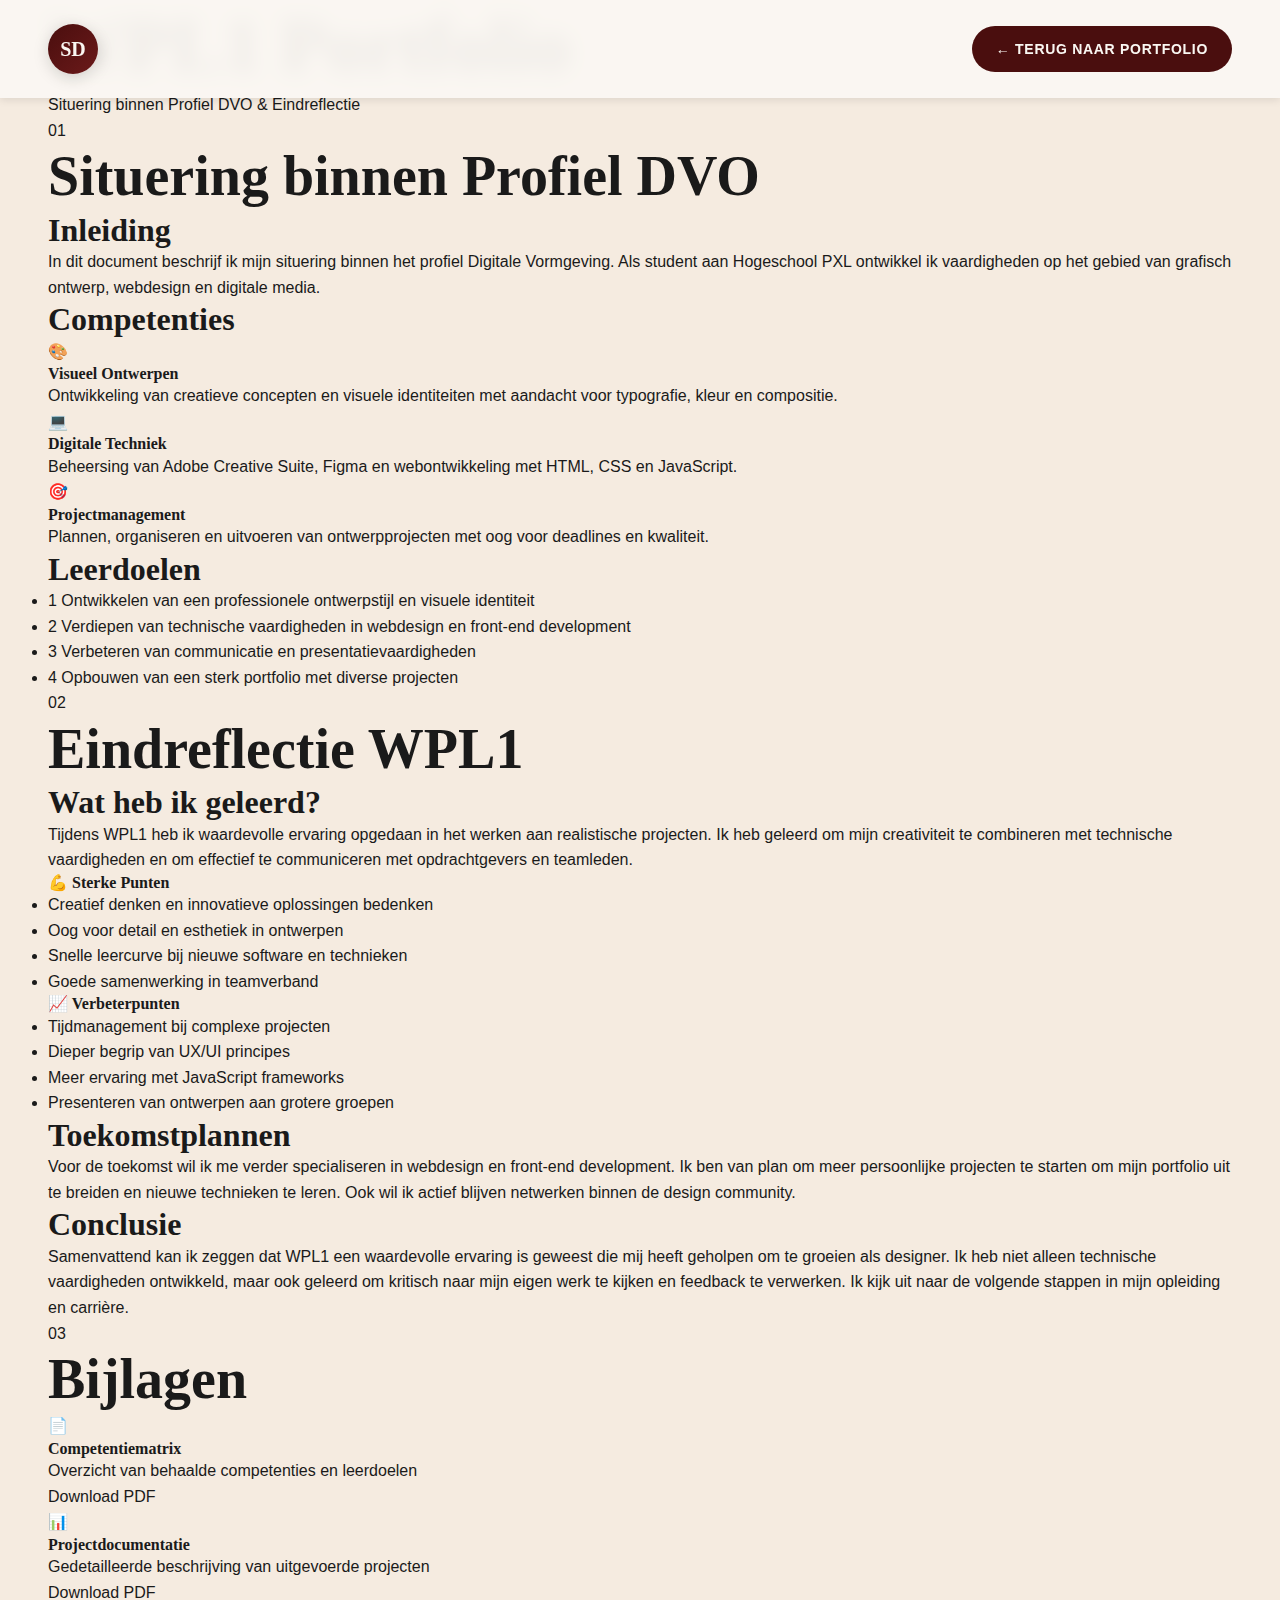
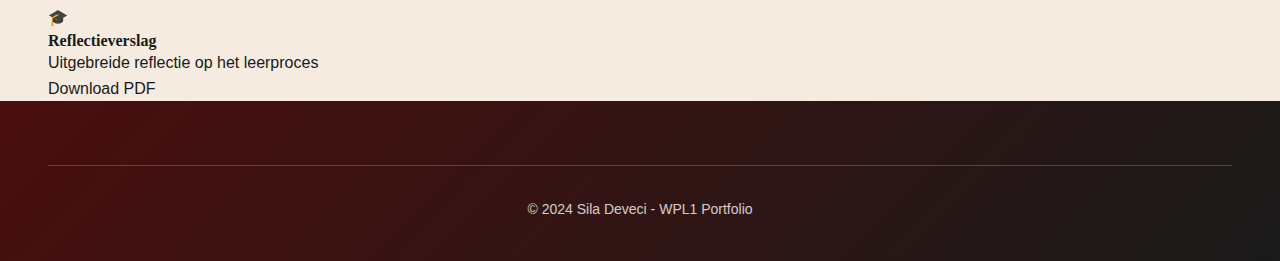
<file: PE/portfolio.html>
<!DOCTYPE html>
<html lang="en">
<head>
    <meta charset="UTF-8">
    <title>Title</title>
    <script src="index.js"></script>
    <link rel="stylesheet" href="style.css">
</head>
<body>
<nav class="navigatie" id="navigatie">
    <div class="container">
        <a href="index.html" class="logo">
            <span class="logo-cirkel">SD</span>
        </a>
        <div class="nav-terug">
            <a href="index.html" class="knop-terug">← Terug naar Portfolio</a>
        </div>
    </div>
</nav>

<main class="wpl-portfolio">
    <header class="wpl-hero">
        <div class="wpl-hero-achtergrond"></div>
        <div class="container">
            <div class="wpl-hero-inhoud">
                <h1 class="wpl-titel">
                    <span class="wpl-titel-groot">WPL1</span>
                    <span class="wpl-titel-klein">Portfolio</span>
                </h1>
                <p class="wpl-ondertitel">Situering binnen Profiel DVO & Eindreflectie</p>
            </div>
        </div>
    </header>

    <section class="wpl-sectie">
        <div class="container">
            <div class="wpl-kaart">
                <div class="wpl-kaart-header">
                    <span class="wpl-nummer">01</span>
                    <h2>Situering binnen Profiel DVO</h2>
                </div>

                <div class="wpl-inhoud">
                    <h3>Inleiding</h3>
                    <p>
                        In dit document beschrijf ik mijn situering binnen het profiel Digitale Vormgeving.
                        Als student aan Hogeschool PXL ontwikkel ik vaardigheden op het gebied van grafisch ontwerp,
                        webdesign en digitale media.
                    </p>

                    <h3>Competenties</h3>
                    <div class="competenties-grid">
                        <div class="competentie-kaart">
                            <div class="competentie-icoon">🎨</div>
                            <h4>Visueel Ontwerpen</h4>
                            <p>Ontwikkeling van creatieve concepten en visuele identiteiten met aandacht voor typografie, kleur en compositie.</p>
                        </div>

                        <div class="competentie-kaart">
                            <div class="competentie-icoon">💻</div>
                            <h4>Digitale Techniek</h4>
                            <p>Beheersing van Adobe Creative Suite, Figma en webontwikkeling met HTML, CSS en JavaScript.</p>
                        </div>

                        <div class="competentie-kaart">
                            <div class="competentie-icoon">🎯</div>
                            <h4>Projectmanagement</h4>
                            <p>Plannen, organiseren en uitvoeren van ontwerpprojecten met oog voor deadlines en kwaliteit.</p>
                        </div>
                    </div>

                    <h3>Leerdoelen</h3>
                    <div class="leerdoelen-kaart">
                        <ul class="leerdoelen-lijst">
                            <li>
                                <span class="leerdoel-nummer">1</span>
                                <span>Ontwikkelen van een professionele ontwerpstijl en visuele identiteit</span>
                            </li>
                            <li>
                                <span class="leerdoel-nummer">2</span>
                                <span>Verdiepen van technische vaardigheden in webdesign en front-end development</span>
                            </li>
                            <li>
                                <span class="leerdoel-nummer">3</span>
                                <span>Verbeteren van communicatie en presentatievaardigheden</span>
                            </li>
                            <li>
                                <span class="leerdoel-nummer">4</span>
                                <span>Opbouwen van een sterk portfolio met diverse projecten</span>
                            </li>
                        </ul>
                    </div>
                </div>
            </div>
        </div>
    </section>

    <section class="wpl-sectie wpl-sectie-alt">
        <div class="container">
            <div class="wpl-kaart">
                <div class="wpl-kaart-header">
                    <span class="wpl-nummer">02</span>
                    <h2>Eindreflectie WPL1</h2>
                </div>

                <div class="wpl-inhoud">
                    <h3>Wat heb ik geleerd?</h3>
                    <p>
                        Tijdens WPL1 heb ik waardevolle ervaring opgedaan in het werken aan realistische projecten.
                        Ik heb geleerd om mijn creativiteit te combineren met technische vaardigheden en om effectief
                        te communiceren met opdrachtgevers en teamleden.
                    </p>

                    <div class="reflectie-grid">
                        <div class="reflectie-kaart reflectie-positief">
                            <h4>💪 Sterke Punten</h4>
                            <ul>
                                <li>Creatief denken en innovatieve oplossingen bedenken</li>
                                <li>Oog voor detail en esthetiek in ontwerpen</li>
                                <li>Snelle leercurve bij nieuwe software en technieken</li>
                                <li>Goede samenwerking in teamverband</li>
                            </ul>
                        </div>

                        <div class="reflectie-kaart reflectie-ontwikkeling">
                            <h4>📈 Verbeterpunten</h4>
                            <ul>
                                <li>Tijdmanagement bij complexe projecten</li>
                                <li>Dieper begrip van UX/UI principes</li>
                                <li>Meer ervaring met JavaScript frameworks</li>
                                <li>Presenteren van ontwerpen aan grotere groepen</li>
                            </ul>
                        </div>
                    </div>

                    <h3>Toekomstplannen</h3>
                    <div class="toekomst-kaart">
                        <p>
                            Voor de toekomst wil ik me verder specialiseren in webdesign en front-end development.
                            Ik ben van plan om meer persoonlijke projecten te starten om mijn portfolio uit te breiden
                            en nieuwe technieken te leren. Ook wil ik actief blijven netwerken binnen de design community.
                        </p>
                    </div>

                    <h3>Conclusie</h3>
                    <div class="conclusie-kaart">
                        <p>
                            Samenvattend kan ik zeggen dat WPL1 een waardevolle ervaring is geweest die mij heeft geholpen
                            om te groeien als designer. Ik heb niet alleen technische vaardigheden ontwikkeld, maar ook
                            geleerd om kritisch naar mijn eigen werk te kijken en feedback te verwerken. Ik kijk uit naar
                            de volgende stappen in mijn opleiding en carrière.
                        </p>
                    </div>
                </div>
            </div>
        </div>
    </section>

    <section class="wpl-sectie">
        <div class="container">
            <div class="wpl-kaart">
                <div class="wpl-kaart-header">
                    <span class="wpl-nummer">03</span>
                    <h2>Bijlagen</h2>
                </div>

                <div class="wpl-inhoud">
                    <div class="bijlagen-grid">
                        <div class="bijlage-kaart">
                            <div class="bijlage-icoon">📄</div>
                            <h4>Competentiematrix</h4>
                            <p>Overzicht van behaalde competenties en leerdoelen</p>
                            <a href="#" class="knop-bijlage">Download PDF</a>
                        </div>

                        <div class="bijlage-kaart">
                            <div class="bijlage-icoon">📊</div>
                            <h4>Projectdocumentatie</h4>
                            <p>Gedetailleerde beschrijving van uitgevoerde projecten</p>
                            <a href="#" class="knop-bijlage">Download PDF</a>
                        </div>

                        <div class="bijlage-kaart">
                            <div class="bijlage-icoon">🎓</div>
                            <h4>Reflectieverslag</h4>
                            <p>Uitgebreide reflectie op het leerproces</p>
                            <a href="#" class="knop-bijlage">Download PDF</a>
                        </div>
                    </div>
                </div>
            </div>
        </div>
    </section>
</main>

<footer class="footer">
    <div class="container">
        <div class="footer-bottom">
            <p>© 2024 Sila Deveci - WPL1 Portfolio</p>
        </div>
    </div>
</footer>

</body>
</html>
</file>
<file: style.css>
:root {
    --kleur-bordeaux-donker: #4a0e0e;
    --kleur-bordeaux: #6b1a1a;
    --kleur-bordeaux-medium: #8b2828;
    --kleur-bordeaux-licht: #a84848;
    --kleur-cream: #f5ebe0;
    --kleur-cream-donker: #e8dcc4;
    --kleur-off-white: #faf7f2;
    --kleur-zwart: #1a1a1a;
    --kleur-grijs: #4a4a4a;

    --font-display: 'Playfair Display', serif;
    --font-body: 'Montserrat', sans-serif;

    --afstand-xs: 0.5rem;
    --afstand-sm: 1rem;
    --afstand-md: 2rem;
    --afstand-lg: 4rem;
    --afstand-xl: 6rem;

    --schaduw-sm: 0 2px 8px rgba(0, 0, 0, 0.1);
    --schaduw-md: 0 4px 16px rgba(0, 0, 0, 0.15);
    --schaduw-lg: 0 8px 32px rgba(0, 0, 0, 0.2);
    --schaduw-xl: 0 16px 48px rgba(0, 0, 0, 0.25);

    --overgang: all 0.3s cubic-bezier(0.4, 0, 0.2, 1);
}

* {
    margin: 0;
    padding: 0;
    box-sizing: border-box;
}

html {
    scroll-behavior: smooth;
    font-size: 16px;
}

body {
    font-family: var(--font-body);
    background-color: var(--kleur-cream);
    color: var(--kleur-zwart);
    line-height: 1.6;
    overflow-x: hidden;
}

img {
    max-width: 100%;
    height: auto;
    display: block;
}

a {
    text-decoration: none;
    color: inherit;
    transition: var(--overgang);
}

button {
    border: none;
    background: none;
    cursor: pointer;
    font-family: inherit;
}

h1, h2, h3, h4, h5, h6 {
    font-family: var(--font-display);
    font-weight: 700;
    line-height: 1.2;
    color: var(--kleur-zwart);
}

h1 { font-size: clamp(2.5rem, 6vw, 5rem); }
h2 { font-size: clamp(2rem, 5vw, 3.5rem); }
h3 { font-size: clamp(1.5rem, 3vw, 2rem); }

.container {
    max-width: 1400px;
    margin: 0 auto;
    padding: 0 clamp(1rem, 5vw, 3rem);
}

.navigatie {
    position: fixed;
    top: 0;
    left: 0;
    right: 0;
    background: rgba(250, 247, 242, 0.95);
    backdrop-filter: blur(10px);
    z-index: 1000;
    padding: 1.5rem 0;
    box-shadow: var(--schaduw-sm);
}

.navigatie .container {
    display: flex;
    justify-content: space-between;
    align-items: center;
}

.logo {
    display: flex;
    align-items: center;
    gap: 0.5rem;
}

.logo-cirkel {
    width: 50px;
    height: 50px;
    border-radius: 50%;
    background: linear-gradient(135deg, var(--kleur-bordeaux-donker), var(--kleur-bordeaux));
    color: var(--kleur-off-white);
    display: flex;
    align-items: center;
    justify-content: center;
    font-family: var(--font-display);
    font-weight: 700;
    font-size: 1.25rem;
    box-shadow: var(--schaduw-md);
}

.nav-menu {
    display: flex;
    list-style: none;
    gap: 2rem;
    align-items: center;
}

.nav-link {
    color: var(--kleur-zwart);
    font-weight: 500;
    font-size: 0.95rem;
    text-transform: uppercase;
    letter-spacing: 0.05em;
    padding: 0.5rem 1rem;
    border-radius: 0.5rem;
    transition: var(--overgang);
}

.nav-link:hover {
    background: var(--kleur-cream-donker);
    color: var(--kleur-bordeaux);
}

.nav-link-speciaal {
    background: linear-gradient(135deg, var(--kleur-bordeaux-donker), var(--kleur-bordeaux));
    color: var(--kleur-off-white);
    padding: 0.75rem 1.5rem;
}

.nav-link-speciaal:hover {
    transform: translateY(-2px);
    box-shadow: var(--schaduw-md);
}

.nav-knop {
    display: none;
    flex-direction: column;
    gap: 0.4rem;
    padding: 0.5rem;
}

.nav-knop span {
    width: 25px;
    height: 3px;
    background: var(--kleur-bordeaux);
    border-radius: 2px;
    transition: var(--overgang);
}

@media (max-width: 768px) {
    .nav-knop {
        display: flex;
    }

    .nav-menu {
        position: fixed;
        top: 80px;
        left: -100%;
        width: 100%;
        height: calc(100vh - 80px);
        background: var(--kleur-off-white);
        flex-direction: column;
        padding: 2rem;
        transition: var(--overgang);
        box-shadow: var(--schaduw-xl);
    }

    .nav-menu.active {
        left: 0;
    }

    .nav-link {
        width: 100%;
        text-align: center;
        padding: 1rem;
    }
}

.hero {
    min-height: 100vh;
    display: flex;
    align-items: center;
    justify-content: center;
    text-align: center;
    padding: 8rem 0 4rem;
    background: linear-gradient(135deg, var(--kleur-cream) 0%, var(--kleur-off-white) 100%);
    position: relative;
    overflow: hidden;
}

.hero-achtergrond {
    position: absolute;
    inset: 0;
    background-image:
            radial-gradient(circle at 20% 50%, rgba(107, 26, 26, 0.05) 0%, transparent 50%),
            radial-gradient(circle at 80% 80%, rgba(107, 26, 26, 0.03) 0%, transparent 50%);
    pointer-events: none;
}

.hero-inhoud {
    position: relative;
    z-index: 2;
}

.hero-cirkel {
    width: 300px;
    height: 300px;
    margin: 0 auto 3rem;
    position: relative;
}

.hero-cirkel-tekst {
    position: absolute;
    inset: 0;
    animation: draai 20s linear infinite;
}

@keyframes draai {
    from { transform: rotate(0deg); }
    to { transform: rotate(360deg); }
}

.hero-cirkel-tekst svg {
    width: 100%;
    height: 100%;
}

.hero-cirkel-tekst text {
    fill: var(--kleur-bordeaux);
    font-family: var(--font-body);
    font-size: 11px;
    font-weight: 700;
    text-transform: uppercase;
    letter-spacing: 0.15em;
}

.hero-afbeelding {
    position: absolute;
    top: 50%;
    left: 50%;
    transform: translate(-50%, -50%);
    width: 200px;
    height: 200px;
    border-radius: 50%;
    background: linear-gradient(135deg, var(--kleur-bordeaux-licht), var(--kleur-bordeaux));
    overflow: hidden;
    box-shadow: var(--schaduw-xl);
    border: 5px solid var(--kleur-off-white);
}

.hero-afbeelding img {
    width: 100%;
    height: 100%;
    object-fit: cover;
}

.hero-titel {
    display: flex;
    flex-direction: column;
    gap: 0.5rem;
    margin-bottom: 1rem;
}

.hero-titel-groot {
    font-family: var(--font-display);
    font-size: clamp(3rem, 8vw, 6rem);
    font-weight: 900;
    text-transform: uppercase;
    letter-spacing: -0.02em;
    color: var(--kleur-bordeaux-donker);
    line-height: 0.9;
}

.hero-ondertitel {
    font-family: var(--font-body);
    font-size: clamp(0.875rem, 2vw, 1rem);
    color: var(--kleur-grijs);
    margin-bottom: 3rem;
    font-style: italic;
}

.knop-hero:hover {
    transform: translateY(-3px);
    box-shadow: var(--schaduw-xl);
}

@keyframes bounce {
    0%, 100% { transform: translateX(-50%) translateY(0); }
    50% { transform: translateX(-50%) translateY(-10px); }
}

.scroll-lijn {
    width: 2px;
    height: 40px;
    background: linear-gradient(to bottom, var(--kleur-bordeaux), transparent);
}

.sectie-header {
    text-align: center;
    margin-bottom: 4rem;
    position: relative;
}

.sectie-nummer {
    display: block;
    font-family: var(--font-display);
    font-size: clamp(4rem, 10vw, 8rem);
    font-weight: 900;
    color: rgba(107, 26, 26, 0.05);
    line-height: 1;
    margin-bottom: -2rem;
}

.sectie-titel {
    font-family: var(--font-display);
    font-size: clamp(2.5rem, 5vw, 4rem);
    font-weight: 700;
    color: var(--kleur-bordeaux-donker);
    text-transform: uppercase;
    letter-spacing: -0.02em;
    position: relative;
    display: inline-block;
}

.sectie-titel::after {
    content: '';
    position: absolute;
    bottom: -0.5rem;
    left: 0;
    width: 60%;
    height: 4px;
    background: linear-gradient(90deg, var(--kleur-bordeaux), transparent);
}

.over {
    padding: 6rem 0;
    background: var(--kleur-off-white);
}

.over-grid {
    display: grid;
    grid-template-columns: repeat(auto-fit, minmax(300px, 1fr));
    gap: 2rem;
    margin-bottom: 4rem;
}

.over-kaart {
    padding: 3rem;
    border-radius: 1rem;
    box-shadow: var(--schaduw-lg);
    transition: var(--overgang);
}

.over-kaart:hover {
    transform: translateY(-10px);
    box-shadow: var(--schaduw-xl);
}

.kaart-bordeaux {
    background: linear-gradient(135deg, var(--kleur-bordeaux-donker), var(--kleur-bordeaux));
    color: var(--kleur-off-white);
}

.kaart-bordeaux h3 {
    color: var(--kleur-off-white);
}

.kaart-cream {
    background: var(--kleur-cream-donker);
    color: var(--kleur-zwart);
}

.kaart-icoon {
    font-size: 3rem;
    margin-bottom: 1.5rem;
}

.over-kaart h3 {
    font-family: var(--font-display);
    font-size: 1.75rem;
    margin-bottom: 1rem;
    text-transform: uppercase;
}

.over-kaart p {
    margin-bottom: 1rem;
    line-height: 1.8;
}

.kaart-stats {
    margin-top: 2rem;
    padding-top: 2rem;
    border-top: 1px solid rgba(255, 255, 255, 0.2);
}

.stat-item {
    display: flex;
    align-items: center;
    gap: 1rem;
    margin-bottom: 1rem;
}

.stat-icoon {
    font-size: 1.5rem;
}

.projecten {
    padding: 6rem 0;
    background: var(--kleur-cream);
}


.projecten-grid {
    display: grid;
    grid-template-columns: repeat(auto-fit, minmax(280px, 1fr));
    gap: 2rem;
    max-width: 1000px;
    margin: 0 auto;
}

.project-kaart {
    background: var(--kleur-off-white);
    border-radius: 1rem;
    overflow: hidden;
    box-shadow: var(--schaduw-md);
    transition: opacity 0.3s ease, transform 0.3s ease;
    opacity: 1;
    transform: scale(1);
}

.project-kaart:hover {
    transform: translateY(-10px);
    box-shadow: var(--schaduw-xl);
}

.project-afbeelding {
    position: relative;
    width: 100%;
    height: 350px;
    background: linear-gradient(135deg, var(--kleur-bordeaux-licht), var(--kleur-bordeaux));
    overflow: hidden;
}

.project-afbeelding img {
    width: 100%;
    height: 100%;
    object-fit: cover;
    transition: var(--overgang);
}

.project-kaart:hover .project-afbeelding img {
    transform: scale(1.1);
}


.project-info {
    padding: 2rem;
}

.project-tag {
    display: inline-block;
    padding: 0.25rem 1rem;
    background: var(--kleur-bordeaux-donker);
    color: var(--kleur-off-white);
    border-radius: 1rem;
    font-size: 0.75rem;
    font-weight: 600;
    text-transform: uppercase;
    letter-spacing: 0.05em;
    margin-bottom: 0.75rem;
}

.project-titel {
    font-family: var(--font-display);
    font-size: 1.5rem;
    margin-bottom: 0.5rem;
    color: var(--kleur-bordeaux-donker);
}

.project-beschrijving {
    color: var(--kleur-grijs);
    font-size: 0.875rem;
    margin-bottom: 1rem;
}

.project-details-tekst {
    color: var(--kleur-grijs);
    font-size: 0.95rem;
    line-height: 1.7;
    margin-top: 1rem;
    padding-top: 1rem;
    border-top: 2px solid var(--kleur-cream-donker);
}

.vaardigheden {
    padding: 6rem 0;
    background: var(--kleur-off-white);
}

.vaardigheden-layout {
    display: grid;
    grid-template-columns: repeat(auto-fit, minmax(300px, 1fr));
    gap: 2rem;
}

.vaardigheden-kaart {
    padding: 3rem;
    border-radius: 1rem;
    box-shadow: var(--schaduw-lg);
    transition: var(--overgang);
}

.vaardigheden-kaart:hover {
    transform: translateY(-5px);
    box-shadow: var(--schaduw-xl);
}

.kaart-donker {
    background: linear-gradient(135deg, var(--kleur-bordeaux-donker), var(--kleur-bordeaux));
    color: var(--kleur-off-white);
}

.kaart-donker h3 {
    color: var(--kleur-off-white);
}

.vaardigheden-kaart h3 {
    font-family: var(--font-display);
    font-size: 1.75rem;
    margin-bottom: 2rem;
    text-transform: uppercase;
}

.tools-moderne-grid {
    display: grid;
    grid-template-columns: repeat(2, 1fr);
    gap: 1.5rem;
}

.tool-moderne-item {
    display: flex;
    flex-direction: column;
    align-items: center;
    gap: 1rem;
    padding: 2rem 1rem;
    background: rgba(255, 255, 255, 0.05);
    border-radius: 1rem;
    border: 2px solid rgba(255, 255, 255, 0.1);
    transition: var(--overgang);
    position: relative;
    overflow: hidden;
}

.tool-moderne-item::before {
    content: '';
    position: absolute;
    top: 0;
    left: 0;
    right: 0;
    height: 4px;
    background: linear-gradient(90deg, var(--kleur-cream), var(--kleur-off-white));
    transform: scaleX(0);
    transform-origin: left;
    transition: transform 0.5s ease;
}

.tool-moderne-item:hover::before {
    transform: scaleX(1);
}

.tool-moderne-item:hover {
    background: rgba(255, 255, 255, 0.1);
    border-color: rgba(255, 255, 255, 0.3);
    transform: translateY(-5px);
}

.tool-moderne-icoon {
    width: 80px;
    height: 80px;
    background: linear-gradient(135deg, rgba(255, 255, 255, 0.15), rgba(255, 255, 255, 0.05));
    border-radius: 1rem;
    display: flex;
    align-items: center;
    justify-content: center;
    border: 2px solid rgba(255, 255, 255, 0.2);
    transition: var(--overgang);
}

.tool-moderne-item:hover .tool-moderne-icoon {
    transform: scale(1.1);
    border-color: rgba(255, 255, 255, 0.4);
}

.tool-letter {
    font-family: var(--font-display);
    font-weight: 900;
    font-size: 1.75rem;
    color: var(--kleur-off-white);
}

.tool-naam {
    font-weight: 600;
    font-size: 0.95rem;
    text-align: center;
    color: var(--kleur-off-white);
}

@media (max-width: 768px) {
    .tools-moderne-grid {
        grid-template-columns: repeat(2, 1fr);
        gap: 1rem;
    }

    .tool-moderne-item {
        padding: 1.5rem 0.75rem;
    }

    .tool-moderne-icoon {
        width: 60px;
        height: 60px;
    }

    .tool-letter {
        font-size: 1.25rem;
    }

    .tool-naam {
        font-size: 0.85rem;
    }
}

.stappen-lijst {
    display: flex;
    flex-direction: column;
    gap: 2rem;
}

.stap-item {
    display: flex;
    gap: 1.5rem;
    align-items: flex-start;
}

.stap-icoon {
    font-size: 2.5rem;
    flex-shrink: 0;
}

.stap-inhoud h4 {
    font-family: var(--font-display);
    font-size: 1.25rem;
    margin-bottom: 0.5rem;
    color: var(--kleur-bordeaux-donker);
}

.samenwerken-tekst {
    margin-bottom: 2rem;
    line-height: 1.8;
}

.samenwerken-lijst {
    display: flex;
    flex-direction: column;
    gap: 1rem;
    margin-bottom: 2rem;
}

.samenwerken-item {
    display: flex;
    align-items: center;
    gap: 1rem;
    padding: 1rem;
    background: rgba(255, 255, 255, 0.1);
    border-radius: 0.5rem;
}

.samenwerken-icoon {
    font-size: 1.5rem;
    flex-shrink: 0;
}

.knop-samenwerken {
    display: block;
    padding: 1rem 2rem;
    background: var(--kleur-off-white);
    color: var(--kleur-bordeaux-donker);
    border-radius: 2rem;
    font-weight: 600;
    text-transform: uppercase;
    text-align: center;
    letter-spacing: 0.05em;
    transition: var(--overgang);
}

.knop-samenwerken:hover {
    transform: translateY(-3px);
    box-shadow: var(--schaduw-lg);
}

.contact {
    padding: 6rem 0;
    background: var(--kleur-cream);
}

.contact-layout {
    display: grid;
    grid-template-columns: repeat(auto-fit, minmax(300px, 1fr));
    gap: 3rem;
}

.contact-info-kaart {
    background: var(--kleur-off-white);
    padding: 3rem;
    border-radius: 1rem;
    box-shadow: var(--schaduw-lg);
}

.contact-profiel {
    text-align: center;
    margin-bottom: 3rem;
    padding-bottom: 2rem;
    border-bottom: 2px solid var(--kleur-cream-donker);
}

.profiel-afbeelding {
    width: 150px;
    height: 150px;
    margin: 0 auto 1.5rem;
    border-radius: 50%;
    background: linear-gradient(135deg, var(--kleur-bordeaux-licht), var(--kleur-bordeaux));
    overflow: hidden;
    box-shadow: var(--schaduw-xl);
    border: 5px solid var(--kleur-cream-donker);
}

.profiel-afbeelding img {
    width: 100%;
    height: 100%;
    object-fit: cover;
}

.contact-profiel h3 {
    font-family: var(--font-display);
    font-size: 2rem;
    color: var(--kleur-bordeaux-donker);
    margin-bottom: 0.5rem;
}

.profiel-rol {
    color: var(--kleur-grijs);
    font-style: italic;
}

.contact-details {
    display: flex;
    flex-direction: column;
    gap: 1.5rem;
    margin-bottom: 2rem;
}

.contact-item {
    display: flex;
    gap: 1rem;
    align-items: flex-start;
}

.contact-icoon {
    font-size: 1.5rem;
    flex-shrink: 0;
}

.contact-label {
    font-weight: 600;
    color: var(--kleur-bordeaux);
    font-size: 0.875rem;
    text-transform: uppercase;
    letter-spacing: 0.05em;
    margin-bottom: 0.25rem;
}

.contact-item a {
    color: var(--kleur-zwart);
    font-weight: 500;
}

.contact-item a:hover {
    color: var(--kleur-bordeaux);
}

.social-links {
    display: flex;
    gap: 1rem;
    justify-content: center;
    padding-top: 2rem;
    border-top: 2px solid var(--kleur-cream-donker);
}

.social-icoon {
    width: 50px;
    height: 50px;
    border-radius: 50%;
    background: linear-gradient(135deg, var(--kleur-bordeaux-donker), var(--kleur-bordeaux));
    color: var(--kleur-off-white);
    display: flex;
    align-items: center;
    justify-content: center;
    transition: var(--overgang);
}

.social-icoon:hover {
    transform: translateY(-5px);
    box-shadow: var(--schaduw-md);
}

.social-icoon svg {
    width: 24px;
    height: 24px;
}

.contact-formulier-kaart {
    background: var(--kleur-off-white);
    padding: 3rem;
    border-radius: 1rem;
    box-shadow: var(--schaduw-lg);
}

.contact-formulier-kaart h3 {
    font-family: var(--font-display);
    font-size: 2rem;
    color: var(--kleur-bordeaux-donker);
    margin-bottom: 0.5rem;
}

.formulier-ondertitel {
    color: var(--kleur-grijs);
    margin-bottom: 2rem;
}

.contact-formulier {
    display: flex;
    flex-direction: column;
    gap: 1.5rem;
}

.formulier-rij {
    display: grid;
    grid-template-columns: repeat(auto-fit, minmax(200px, 1fr));
    gap: 1.5rem;
}

.formulier-groep {
    display: flex;
    flex-direction: column;
    gap: 0.5rem;
}

.formulier-groep label {
    font-weight: 600;
    color: var(--kleur-bordeaux);
    font-size: 0.875rem;
    text-transform: uppercase;
    letter-spacing: 0.05em;
}

.formulier-groep input,
.formulier-groep textarea {
    padding: 1rem;
    border: 2px solid var(--kleur-cream-donker);
    border-radius: 0.5rem;
    font-family: inherit;
    font-size: 1rem;
    transition: var(--overgang);
    background: var(--kleur-cream);
}

.formulier-groep input:focus,
.formulier-groep textarea:focus {
    outline: none;
    border-color: var(--kleur-bordeaux);
    background: var(--kleur-off-white);
}

.formulier-groep textarea {
    resize: vertical;
    min-height: 150px;
}

.knop-verstuur {
    padding: 1rem 3rem;
    background: linear-gradient(135deg, var(--kleur-bordeaux-donker), var(--kleur-bordeaux));
    color: var(--kleur-off-white);
    border-radius: 2rem;
    font-weight: 600;
    text-transform: uppercase;
    letter-spacing: 0.1em;
    transition: var(--overgang);
    cursor: pointer;
}

.knop-verstuur:hover {
    transform: translateY(-3px);
    box-shadow: var(--schaduw-lg);
}

.footer {
    background: linear-gradient(135deg, var(--kleur-bordeaux-donker), var(--kleur-zwart));
    color: var(--kleur-off-white);
    padding: 4rem 0 2rem;
}

.footer-inhoud {
    display: grid;
    grid-template-columns: repeat(auto-fit, minmax(200px, 1fr));
    gap: 3rem;
    margin-bottom: 3rem;
}

.footer-merk {
    display: flex;
    flex-direction: column;
    gap: 1rem;
}

.footer-tagline {
    font-size: 0.875rem;
    opacity: 0.8;
    font-style: italic;
}

.footer-links h4 {
    font-family: var(--font-display);
    font-size: 1.25rem;
    margin-bottom: 1rem;
    color: var(--kleur-cream);
}

.footer-links ul {
    list-style: none;
    display: flex;
    flex-direction: column;
    gap: 0.75rem;
}

.footer-links a {
    color: var(--kleur-off-white);
    opacity: 0.8;
    transition: var(--overgang);
}

.footer-links a:hover {
    opacity: 1;
    color: var(--kleur-cream);
    transform: translateX(5px);
    display: inline-block;
}

.footer-bottom {
    border-top: 1px solid rgba(255, 255, 255, 0.2);
    padding-top: 2rem;
    text-align: center;
}

.footer-bottom p {
    margin-bottom: 0.5rem;
    opacity: 0.8;
    font-size: 0.875rem;
}

.footer-credits {
    font-size: 0.75rem;
    opacity: 0.6;
}

.modal {
    display: none;
    position: fixed;
    inset: 0;
    z-index: 2000;
    padding: 2rem;
    overflow-y: auto;
}

.modal.active {
    display: flex;
    align-items: center;
    justify-content: center;
}

.modal-achtergrond {
    position: fixed;
    inset: 0;
    background: rgba(0, 0, 0, 0.8);
    backdrop-filter: blur(10px);
}

.modal-inhoud {
    position: relative;
    background: var(--kleur-off-white);
    border-radius: 1rem;
    max-width: 900px;
    width: 100%;
    padding: 3rem;
    box-shadow: var(--schaduw-xl);
    z-index: 2001;
    animation: fadeInUp 0.3s ease;
}

@keyframes fadeInUp {
    from {
        opacity: 0;
        transform: translateY(30px);
    }
    to {
        opacity: 1;
        transform: translateY(0);
    }
}

.modal-sluit {
    position: absolute;
    top: 1rem;
    right: 1rem;
    width: 40px;
    height: 40px;
    border-radius: 50%;
    background: var(--kleur-bordeaux-donker);
    color: var(--kleur-off-white);
    font-size: 1.5rem;
    display: flex;
    align-items: center;
    justify-content: center;
    transition: var(--overgang);
    cursor: pointer;
}

.modal-sluit:hover {
    transform: rotate(90deg);
    background: var(--kleur-bordeaux);
}

//PRIVACY PAGINA

  .privacy-pagina {
      padding-top: 80px;
      background: var(--kleur-cream);
  }

.privacy-hero {
    min-height: 50vh;
    display: flex;
    align-items: center;
    justify-content: center;
    text-align: center;
    padding: 4rem 0 3rem;
    background: linear-gradient(135deg, var(--kleur-bordeaux-donker) 0%, var(--kleur-bordeaux));
    position: relative;
    overflow: hidden;
}

.privacy-hero-achtergrond {
    position: absolute;
    inset: 0;
    background-image:
            radial-gradient(circle at 20% 50%, rgba(255, 255, 255, 0.05) 0%, transparent 50%),
            radial-gradient(circle at 80% 80%, rgba(255, 255, 255, 0.03) 0%, transparent 50%);
    pointer-events: none;
}

.privacy-hero-inhoud {
    position: relative;
    z-index: 2;
}

.privacy-badge {
    display: inline-block;
    padding: 0.5rem 1.5rem;
    background: rgba(255, 255, 255, 0.2);
    color: var(--kleur-off-white);
    border-radius: 2rem;
    font-size: 0.875rem;
    font-weight: 600;
    text-transform: uppercase;
    letter-spacing: 0.1em;
    margin-bottom: 1.5rem;
    border: 2px solid rgba(255, 255, 255, 0.3);
}

.privacy-titel {
    display: flex;
    flex-direction: column;
    gap: 0.5rem;
    margin-bottom: 1rem;
}

.privacy-titel-groot {
    font-family: var(--font-display);
    font-size: clamp(3rem, 8vw, 6rem);
    font-weight: 900;
    text-transform: uppercase;
    letter-spacing: -0.02em;
    color: var(--kleur-off-white);
    line-height: 0.9;
}

.privacy-titel-klein {
    font-family: var(--font-display);
    font-size: clamp(2rem, 5vw, 3.5rem);
    font-weight: 700;
    text-transform: uppercase;
    letter-spacing: 0.1em;
    color: var(--kleur-cream);
}

.privacy-ondertitel {
    font-family: var(--font-body);
    font-size: clamp(1rem, 2vw, 1.25rem);
    color: var(--kleur-cream);
    margin-bottom: 0.5rem;
    font-style: italic;
}

.privacy-datum {
    font-size: 0.875rem;
    color: rgba(255, 255, 255, 0.7);
    font-weight: 500;
}

.nav-terug {
    display: flex;
    align-items: center;
}

.knop-terug {
    padding: 0.75rem 1.5rem;
    background: var(--kleur-bordeaux-donker);
    color: var(--kleur-off-white);
    border-radius: 2rem;
    font-weight: 600;
    text-transform: uppercase;
    font-size: 0.875rem;
    letter-spacing: 0.05em;
    transition: var(--overgang);
}

.knop-terug:hover {
    background: var(--kleur-bordeaux);
    transform: translateX(-5px);
}

.privacy-sectie {
    padding: 3rem 0;
}

.privacy-sectie-alt {
    background: var(--kleur-off-white);
}

.privacy-intro {
    font-size: 1.125rem;
    line-height: 1.8;
    color: var(--kleur-grijs);
}

.privacy-intro strong {
    color: var(--kleur-bordeaux-donker);
    font-weight: 700;
}

.privacy-lijst {
    list-style: none;
    padding-left: 0;
}

.privacy-lijst li {
    padding: 0.5rem 0 0.5rem 2rem;
    position: relative;
    color: var(--kleur-zwart);
    font-weight: 500;
}

.privacy-lijst li::before {
    content: '✓';
    position: absolute;
    left: 0;
    color: var(--kleur-bordeaux);
    font-weight: 700;
    font-size: 1.25rem;
}

.privacy-info-kaart {
    display: flex;
    gap: 2rem;
    padding: 2rem;
    background: var(--kleur-cream-donker);
    border-radius: 1rem;
    margin-bottom: 1.5rem;
    border-left: 5px solid var(--kleur-bordeaux);
}

.info-icoon {
    font-size: 3rem;
    flex-shrink: 0;
}

.info-tekst h3 {
    font-family: var(--font-display);
    font-size: 1.5rem;
    color: var(--kleur-bordeaux-donker);
    margin-bottom: 0.75rem;
    text-transform: uppercase;
}

.info-tekst p {
    color: var(--kleur-grijs);
    line-height: 1.8;
    margin-bottom: 1rem;
}

.privacy-kaart {
    background: var(--kleur-off-white);
    border-radius: 1.5rem;
    overflow: hidden;
    box-shadow: var(--schaduw-lg);
    margin-bottom: 2rem;
}

.privacy-sectie-alt .privacy-kaart {
    background: var(--kleur-cream);
}

.privacy-kaart-header {
    background: linear-gradient(135deg, var(--kleur-bordeaux-donker), var(--kleur-bordeaux));
    color: var(--kleur-off-white);
    padding: 2.5rem;
    position: relative;
    overflow: hidden;
}

.privacy-kaart-header::before {
    content: '';
    position: absolute;
    top: -50%;
    right: -10%;
    width: 250px;
    height: 250px;
    background: radial-gradient(circle, rgba(255, 255, 255, 0.1) 0%, transparent 70%);
    border-radius: 50%;
}

.privacy-nummer {
    display: block;
    font-family: var(--font-display);
    font-size: 4rem;
    font-weight: 900;
    color: rgba(255, 255, 255, 0.2);
    line-height: 1;
    margin-bottom: -0.75rem;
}

.privacy-kaart-header h2 {
    font-family: var(--font-display);
    font-size: clamp(1.75rem, 4vw, 2.5rem);
    font-weight: 700;
    color: var(--kleur-off-white);
    text-transform: uppercase;
    letter-spacing: -0.02em;
    position: relative;
    z-index: 2;
}

.privacy-inhoud {
    padding: 2.5rem;
}

.gebruik-grid {
    display: grid;
    grid-template-columns: repeat(auto-fit, minmax(250px, 1fr));
    gap: 2rem;
    margin-top: 2rem;
}

.gebruik-kaart {
    padding: 2rem;
    background: linear-gradient(135deg, var(--kleur-bordeaux-donker), var(--kleur-bordeaux));
    color: var(--kleur-off-white);
    border-radius: 1rem;
    text-align: center;
    box-shadow: var(--schaduw-md);
    transition: var(--overgang);
}

.gebruik-kaart:hover {
    transform: translateY(-5px);
    box-shadow: var(--schaduw-xl);
}

.gebruik-icoon {
    font-size: 3rem;
    margin-bottom: 1rem;
}

.gebruik-kaart h4 {
    font-family: var(--font-display);
    font-size: 1.25rem;
    color: var(--kleur-off-white);
    margin-bottom: 0.75rem;
    text-transform: uppercase;
}

.gebruik-kaart p {
    color: var(--kleur-cream);
    line-height: 1.6;
    margin: 0;
}

.cookies-kaart {
    display: flex;
    gap: 2rem;
    padding: 2rem;
    background: var(--kleur-cream-donker);
    border-radius: 1rem;
    margin-bottom: 1.5rem;
    align-items: flex-start;
}

.cookies-icoon {
    font-size: 3rem;
    flex-shrink: 0;
}

.privacy-pagina {
    padding-top: 80px;
    background: var(--kleur-cream);
}

.privacy-hero {
    min-height: 50vh;
    display: flex;
    align-items: center;
    justify-content: center;
    text-align: center;
    padding: 4rem 0 3rem;
    background: linear-gradient(135deg, var(--kleur-bordeaux-donker) 0%, var(--kleur-bordeaux));
    position: relative;
    overflow: hidden;
}

.privacy-hero-achtergrond {
    position: absolute;
    inset: 0;
    background-image:
            radial-gradient(circle at 20% 50%, rgba(255, 255, 255, 0.05) 0%, transparent 50%),
            radial-gradient(circle at 80% 80%, rgba(255, 255, 255, 0.03) 0%, transparent 50%);
    pointer-events: none;
}

.privacy-hero-inhoud {
    position: relative;
    z-index: 2;
}

.privacy-badge {
    display: inline-block;
    padding: 0.5rem 1.5rem;
    background: rgba(255, 255, 255, 0.2);
    color: var(--kleur-off-white);
    border-radius: 2rem;
    font-size: 0.875rem;
    font-weight: 600;
    text-transform: uppercase;
    letter-spacing: 0.1em;
    margin-bottom: 1.5rem;
    border: 2px solid rgba(255, 255, 255, 0.3);
}

.privacy-titel {
    display: flex;
    flex-direction: column;
    gap: 0.5rem;
    margin-bottom: 1rem;
}

.privacy-titel-groot {
    font-family: var(--font-display);
    font-size: clamp(3rem, 8vw, 6rem);
    font-weight: 900;
    text-transform: uppercase;
    letter-spacing: -0.02em;
    color: var(--kleur-off-white);
    line-height: 0.9;
}

.privacy-titel-klein {
    font-family: var(--font-display);
    font-size: clamp(2rem, 5vw, 3.5rem);
    font-weight: 700;
    text-transform: uppercase;
    letter-spacing: 0.1em;
    color: var(--kleur-cream);
}

.privacy-ondertitel {
    font-family: var(--font-body);
    font-size: clamp(1rem, 2vw, 1.25rem);
    color: var(--kleur-cream);
    margin-bottom: 0.5rem;
    font-style: italic;
}

.privacy-datum {
    font-size: 0.875rem;
    color: rgba(255, 255, 255, 0.7);
    font-weight: 500;
}

.nav-terug {
    display: flex;
    align-items: center;
}

.knop-terug {
    padding: 0.75rem 1.5rem;
    background: var(--kleur-bordeaux-donker);
    color: var(--kleur-off-white);
    border-radius: 2rem;
    font-weight: 600;
    text-transform: uppercase;
    font-size: 0.875rem;
    letter-spacing: 0.05em;
    transition: var(--overgang);
}

.knop-terug:hover {
    background: var(--kleur-bordeaux);
    transform: translateX(-5px);
}

.privacy-sectie {
    padding: 3rem 0;
}

.privacy-sectie-alt {
    background: var(--kleur-off-white);
}

.privacy-kaart {
    background: var(--kleur-off-white);
    border-radius: 1.5rem;
    overflow: hidden;
    box-shadow: var(--schaduw-lg);
    margin-bottom: 2rem;
}

.privacy-sectie-alt .privacy-kaart {
    background: var(--kleur-cream);
}

.privacy-kaart-header {
    background: linear-gradient(135deg, var(--kleur-bordeaux-donker), var(--kleur-bordeaux));
    color: var(--kleur-off-white);
    padding: 2.5rem;
    position: relative;
    overflow: hidden;
}

.privacy-kaart-header::before {
    content: '';
    position: absolute;
    top: -50%;
    right: -10%;
    width: 250px;
    height: 250px;
    background: radial-gradient(circle, rgba(255, 255, 255, 0.1) 0%, transparent 70%);
    border-radius: 50%;
}

.privacy-nummer {
    display: block;
    font-family: var(--font-display);
    font-size: 4rem;
    font-weight: 900;
    color: rgba(255, 255, 255, 0.2);
    line-height: 1;
    margin-bottom: -0.75rem;
}

.privacy-kaart-header h2 {
    font-family: var(--font-display);
    font-size: clamp(1.75rem, 4vw, 2.5rem);
    font-weight: 700;
    color: var(--kleur-off-white);
    text-transform: uppercase;
    letter-spacing: -0.02em;
    position: relative;
    z-index: 2;
}

.privacy-inhoud {
    padding: 2.5rem;
}

.privacy-intro {
    font-size: 1.125rem;
    line-height: 1.8;
    color: var(--kleur-grijs);
}

.privacy-intro strong {
    color: var(--kleur-bordeaux-donker);
    font-weight: 700;
}

.privacy-lijst {
    list-style: none;
    padding-left: 0;
}

.privacy-lijst li {
    padding: 0.5rem 0 0.5rem 2rem;
    position: relative;
    color: var(--kleur-zwart);
    font-weight: 500;
}

.privacy-lijst li::before {
    content: '✓';
    position: absolute;
    left: 0;
    color: var(--kleur-bordeaux);
    font-weight: 700;
    font-size: 1.25rem;
}

.privacy-info-kaart {
    display: flex;
    gap: 2rem;
    padding: 2rem;
    background: var(--kleur-cream-donker);
    border-radius: 1rem;
    margin-bottom: 1.5rem;
    border-left: 5px solid var(--kleur-bordeaux);
}

.info-icoon {
    font-size: 3rem;
    flex-shrink: 0;
}

.info-tekst h3 {
    font-family: var(--font-display);
    font-size: 1.5rem;
    color: var(--kleur-bordeaux-donker);
    margin-bottom: 0.75rem;
    text-transform: uppercase;
}

.info-tekst p {
    color: var(--kleur-grijs);
    line-height: 1.8;
    margin-bottom: 1rem;
}

.gebruik-grid {
    display: grid;
    grid-template-columns: repeat(auto-fit, minmax(250px, 1fr));
    gap: 2rem;
    margin-top: 2rem;
}

.gebruik-kaart {
    padding: 2rem;
    background: linear-gradient(135deg, var(--kleur-bordeaux-donker), var(--kleur-bordeaux));
    color: var(--kleur-off-white);
    border-radius: 1rem;
    text-align: center;
    box-shadow: var(--schaduw-md);
    transition: var(--overgang);
}

.gebruik-kaart:hover {
    transform: translateY(-5px);
    box-shadow: var(--schaduw-xl);
}

.gebruik-icoon {
    font-size: 3rem;
    margin-bottom: 1rem;
}

.gebruik-kaart h4 {
    font-family: var(--font-display);
    font-size: 1.25rem;
    color: var(--kleur-off-white);
    margin-bottom: 0.75rem;
    text-transform: uppercase;
}

.gebruik-kaart p {
    color: var(--kleur-cream);
    line-height: 1.6;
    margin: 0;
}

.cookies-kaart {
    display: flex;
    gap: 2rem;
    padding: 2rem;
    background: var(--kleur-cream-donker);
    border-radius: 1rem;
    margin-bottom: 1.5rem;
    align-items: flex-start;
}

.cookies-icoon {
    font-size: 3rem;
    flex-shrink: 0;
}

.cookies-tekst h3 {
    font-family: var(--font-display);
    font-size: 1.5rem;
    color: var(--kleur-bordeaux-donker);
    margin-bottom: 0.75rem;
    text-transform: uppercase;
}

.cookies-tekst p {
    color: var(--kleur-grijs);
    line-height: 1.8;
    margin: 0;
}

.rechten-intro {
    font-size: 1.125rem;
    color: var(--kleur-grijs);
    margin-bottom: 2rem;
    line-height: 1.8;
}

.rechten-grid {
    display: grid;
    grid-template-columns: repeat(auto-fit, minmax(250px, 1fr));
    gap: 2rem;
}

.recht-kaart {
    padding: 2rem;
    background: var(--kleur-cream-donker);
    border-radius: 1rem;
    border: 2px solid var(--kleur-bordeaux-licht);
    transition: var(--overgang);
}

.recht-kaart:hover {
    border-color: var(--kleur-bordeaux);
    transform: translateY(-5px);
    box-shadow: var(--schaduw-md);
}

.recht-nummer {
    width: 50px;
    height: 50px;
    background: linear-gradient(135deg, var(--kleur-bordeaux-donker), var(--kleur-bordeaux));
    color: var(--kleur-off-white);
    border-radius: 50%;
    display: flex;
    align-items: center;
    justify-content: center;
    font-family: var(--font-display);
    font-weight: 900;
    font-size: 1.5rem;
    margin-bottom: 1rem;
}

.recht-kaart h4 {
    font-family: var(--font-display);
    font-size: 1.25rem;
    color: var(--kleur-bordeaux-donker);
    margin-bottom: 0.75rem;
    text-transform: uppercase;
}

.recht-kaart p {
    color: var(--kleur-grijs);
    line-height: 1.6;
    margin: 0;
}

.beveiliging-kaart {
    display: flex;
    gap: 2rem;
    padding: 2rem;
    background: var(--kleur-cream-donker);
    border-radius: 1rem;
    margin-bottom: 1.5rem;
    align-items: flex-start;
}

.beveiliging-icoon {
    font-size: 3rem;
    flex-shrink: 0;
}

.beveiliging-tekst h3 {
    font-family: var(--font-display);
    font-size: 1.5rem;
    color: var(--kleur-bordeaux-donker);
    margin-bottom: 0.75rem;
    text-transform: uppercase;
}

.beveiliging-tekst p {
    color: var(--kleur-grijs);
    line-height: 1.8;
    margin: 0;
}

.contact-privacy-kaart {
    background: var(--kleur-cream-donker);
    padding: 2.5rem;
    border-radius: 1rem;
    border: 3px solid var(--kleur-bordeaux);
}

.contact-privacy-kaart h3 {
    font-family: var(--font-display);
    font-size: 1.75rem;
    color: var(--kleur-bordeaux-donker);
    margin-bottom: 1rem;
    text-transform: uppercase;
}

.contact-privacy-kaart > p {
    color: var(--kleur-grijs);
    margin-bottom: 2rem;
    font-size: 1.125rem;
}

.contact-privacy-grid {
    display: grid;
    grid-template-columns: repeat(auto-fit, minmax(250px, 1fr));
    gap: 2rem;
}

.contact-privacy-item {
    display: flex;
    gap: 1rem;
    align-items: flex-start;
}

.contact-privacy-icoon {
    font-size: 2rem;
    flex-shrink: 0;
}

.contact-privacy-label {
    font-weight: 600;
    color: var(--kleur-bordeaux);
    font-size: 0.875rem;
    text-transform: uppercase;
    letter-spacing: 0.05em;
    margin-bottom: 0.25rem;
}

.contact-privacy-item a {
    color: var(--kleur-zwart);
    font-weight: 500;
    transition: var(--overgang);
}

.contact-privacy-item a:hover {
    color: var(--kleur-bordeaux);
}

.contact-privacy-item p {
    color: var(--kleur-zwart);
    font-weight: 500;
    margin: 0;
}

.wijzigingen-kaart {
    background: var(--kleur-cream-donker);
    padding: 2rem;
    border-radius: 1rem;
    border-left: 5px solid var(--kleur-bordeaux);
}

.wijzigingen-kaart p {
    color: var(--kleur-grijs);
    line-height: 1.8;
    margin-bottom: 1rem;
}

.wijzigingen-kaart p:last-child {
    margin-bottom: 0;
}

.privacy-cta {
    padding: 6rem 0;
    background: linear-gradient(135deg, var(--kleur-bordeaux-donker), var(--kleur-bordeaux));
    text-align: center;
}

.privacy-cta-inhoud h2 {
    font-family: var(--font-display);
    font-size: clamp(2rem, 5vw, 3rem);
    color: var(--kleur-off-white);
    margin-bottom: 1rem;
    text-transform: uppercase;
}

.privacy-cta-inhoud p {
    font-size: 1.125rem;
    color: var(--kleur-cream);
    margin-bottom: 2rem;
}

.knop-cta {
    display: inline-block;
    padding: 1rem 3rem;
    background: var(--kleur-off-white);
    color: var(--kleur-bordeaux-donker);
    border-radius: 3rem;
    font-weight: 600;
    text-transform: uppercase;
    letter-spacing: 0.1em;
    transition: var(--overgang);
    box-shadow: var(--schaduw-lg);
}

.knop-cta:hover {
    transform: translateY(-3px);
    box-shadow: var(--schaduw-xl);
}

.footer-link-terug {
    color: var(--kleur-cream);
    font-weight: 600;
    transition: var(--overgang);
}

.footer-link-terug:hover {
    color: var(--kleur-off-white);
    transform: translateX(-5px);
    display: inline-block;
}

@media (max-width: 768px) {
    .privacy-inhoud {
        padding: 2rem;
    }

    .privacy-kaart-header {
        padding: 2rem;
    }

    .privacy-info-kaart,
    .cookies-kaart,
    .beveiliging-kaart {
        flex-direction: column;
        gap: 1rem;
    }

    .gebruik-grid,
    .rechten-grid,
    .contact-privacy-grid {
        grid-template-columns: 1fr;
    }

    .privacy-nummer {
        font-size: 3rem;
    }
}
</file>
<file: PE/style.css>
:root {
    --kleur-bordeaux-donker: #4a0e0e;
    --kleur-bordeaux: #6b1a1a;
    --kleur-bordeaux-medium: #8b2828;
    --kleur-bordeaux-licht: #a84848;
    --kleur-cream: #f5ebe0;
    --kleur-cream-donker: #e8dcc4;
    --kleur-off-white: #faf7f2;
    --kleur-zwart: #1a1a1a;
    --kleur-grijs: #4a4a4a;

    --font-display: 'Playfair Display', serif;
    --font-body: 'Montserrat', sans-serif;

    --afstand-xs: 0.5rem;
    --afstand-sm: 1rem;
    --afstand-md: 2rem;
    --afstand-lg: 4rem;
    --afstand-xl: 6rem;

    --schaduw-sm: 0 2px 8px rgba(0, 0, 0, 0.1);
    --schaduw-md: 0 4px 16px rgba(0, 0, 0, 0.15);
    --schaduw-lg: 0 8px 32px rgba(0, 0, 0, 0.2);
    --schaduw-xl: 0 16px 48px rgba(0, 0, 0, 0.25);

    --overgang: all 0.3s cubic-bezier(0.4, 0, 0.2, 1);
}

* {
    margin: 0;
    padding: 0;
    box-sizing: border-box;
}

html {
    scroll-behavior: smooth;
    font-size: 16px;
}

body {
    font-family: var(--font-body);
    background-color: var(--kleur-cream);
    color: var(--kleur-zwart);
    line-height: 1.6;
    overflow-x: hidden;
}

img {
    max-width: 100%;
    height: auto;
    display: block;
}

a {
    text-decoration: none;
    color: inherit;
    transition: var(--overgang);
}

button {
    border: none;
    background: none;
    cursor: pointer;
    font-family: inherit;
}

h1, h2, h3, h4, h5, h6 {
    font-family: var(--font-display);
    font-weight: 700;
    line-height: 1.2;
    color: var(--kleur-zwart);
}

h1 { font-size: clamp(2.5rem, 6vw, 5rem); }
h2 { font-size: clamp(2rem, 5vw, 3.5rem); }
h3 { font-size: clamp(1.5rem, 3vw, 2rem); }

.container {
    max-width: 1400px;
    margin: 0 auto;
    padding: 0 clamp(1rem, 5vw, 3rem);
}

.navigatie {
    position: fixed;
    top: 0;
    left: 0;
    right: 0;
    background: rgba(250, 247, 242, 0.95);
    backdrop-filter: blur(10px);
    z-index: 1000;
    padding: 1.5rem 0;
    box-shadow: var(--schaduw-sm);
}

.navigatie .container {
    display: flex;
    justify-content: space-between;
    align-items: center;
}

.logo {
    display: flex;
    align-items: center;
    gap: 0.5rem;
}

.logo-cirkel {
    width: 50px;
    height: 50px;
    border-radius: 50%;
    background: linear-gradient(135deg, var(--kleur-bordeaux-donker), var(--kleur-bordeaux));
    color: var(--kleur-off-white);
    display: flex;
    align-items: center;
    justify-content: center;
    font-family: var(--font-display);
    font-weight: 700;
    font-size: 1.25rem;
    box-shadow: var(--schaduw-md);
}

.nav-menu {
    display: flex;
    list-style: none;
    gap: 2rem;
    align-items: center;
}

.nav-link {
    color: var(--kleur-zwart);
    font-weight: 500;
    font-size: 0.95rem;
    text-transform: uppercase;
    letter-spacing: 0.05em;
    padding: 0.5rem 1rem;
    border-radius: 0.5rem;
    transition: var(--overgang);
}

.nav-link:hover {
    background: var(--kleur-cream-donker);
    color: var(--kleur-bordeaux);
}

.nav-link-speciaal {
    background: linear-gradient(135deg, var(--kleur-bordeaux-donker), var(--kleur-bordeaux));
    color: var(--kleur-off-white);
    padding: 0.75rem 1.5rem;
}

.nav-link-speciaal:hover {
    transform: translateY(-2px);
    box-shadow: var(--schaduw-md);
}

.nav-knop {
    display: none;
    flex-direction: column;
    gap: 0.4rem;
    padding: 0.5rem;
}

.nav-knop span {
    width: 25px;
    height: 3px;
    background: var(--kleur-bordeaux);
    border-radius: 2px;
    transition: var(--overgang);
}

@media (max-width: 768px) {
    .nav-knop {
        display: flex;
    }

    .nav-menu {
        position: fixed;
        top: 80px;
        left: -100%;
        width: 100%;
        height: calc(100vh - 80px);
        background: var(--kleur-off-white);
        flex-direction: column;
        padding: 2rem;
        transition: var(--overgang);
        box-shadow: var(--schaduw-xl);
    }

    .nav-menu.active {
        left: 0;
    }

    .nav-link {
        width: 100%;
        text-align: center;
        padding: 1rem;
    }
}

.hero {
    min-height: 100vh;
    display: flex;
    align-items: center;
    justify-content: center;
    text-align: center;
    padding: 8rem 0 4rem;
    background: linear-gradient(135deg, var(--kleur-cream) 0%, var(--kleur-off-white) 100%);
    position: relative;
    overflow: hidden;
}

.hero-achtergrond {
    position: absolute;
    inset: 0;
    background-image:
            radial-gradient(circle at 20% 50%, rgba(107, 26, 26, 0.05) 0%, transparent 50%),
            radial-gradient(circle at 80% 80%, rgba(107, 26, 26, 0.03) 0%, transparent 50%);
    pointer-events: none;
}

.hero-inhoud {
    position: relative;
    z-index: 2;
}

.hero-cirkel {
    width: 300px;
    height: 300px;
    margin: 0 auto 3rem;
    position: relative;
}

.hero-cirkel-tekst {
    position: absolute;
    inset: 0;
    animation: draai 20s linear infinite;
}

@keyframes draai {
    from { transform: rotate(0deg); }
    to { transform: rotate(360deg); }
}

.hero-cirkel-tekst svg {
    width: 100%;
    height: 100%;
}

.hero-cirkel-tekst text {
    fill: var(--kleur-bordeaux);
    font-family: var(--font-body);
    font-size: 11px;
    font-weight: 700;
    text-transform: uppercase;
    letter-spacing: 0.15em;
}

.hero-afbeelding {
    position: absolute;
    top: 50%;
    left: 50%;
    transform: translate(-50%, -50%);
    width: 200px;
    height: 200px;
    border-radius: 50%;
    background: linear-gradient(135deg, var(--kleur-bordeaux-licht), var(--kleur-bordeaux));
    overflow: hidden;
    box-shadow: var(--schaduw-xl);
    border: 5px solid var(--kleur-off-white);
}

.hero-afbeelding img {
    width: 100%;
    height: 100%;
    object-fit: cover;
}

.hero-titel {
    display: flex;
    flex-direction: column;
    gap: 0.5rem;
    margin-bottom: 1rem;
}

.hero-titel-groot {
    font-family: var(--font-display);
    font-size: clamp(3rem, 8vw, 6rem);
    font-weight: 900;
    text-transform: uppercase;
    letter-spacing: -0.02em;
    color: var(--kleur-bordeaux-donker);
    line-height: 0.9;
}

.hero-ondertitel {
    font-family: var(--font-body);
    font-size: clamp(0.875rem, 2vw, 1rem);
    color: var(--kleur-grijs);
    margin-bottom: 3rem;
    font-style: italic;
}

.knop-hero:hover {
    transform: translateY(-3px);
    box-shadow: var(--schaduw-xl);
}

@keyframes bounce {
    0%, 100% { transform: translateX(-50%) translateY(0); }
    50% { transform: translateX(-50%) translateY(-10px); }
}

.scroll-lijn {
    width: 2px;
    height: 40px;
    background: linear-gradient(to bottom, var(--kleur-bordeaux), transparent);
}

.sectie-header {
    text-align: center;
    margin-bottom: 4rem;
    position: relative;
}

.sectie-nummer {
    display: block;
    font-family: var(--font-display);
    font-size: clamp(4rem, 10vw, 8rem);
    font-weight: 900;
    color: rgba(107, 26, 26, 0.05);
    line-height: 1;
    margin-bottom: -2rem;
}

.sectie-titel {
    font-family: var(--font-display);
    font-size: clamp(2.5rem, 5vw, 4rem);
    font-weight: 700;
    color: var(--kleur-bordeaux-donker);
    text-transform: uppercase;
    letter-spacing: -0.02em;
    position: relative;
    display: inline-block;
}

.sectie-titel::after {
    content: '';
    position: absolute;
    bottom: -0.5rem;
    left: 0;
    width: 60%;
    height: 4px;
    background: linear-gradient(90deg, var(--kleur-bordeaux), transparent);
}

.over {
    padding: 6rem 0;
    background: var(--kleur-off-white);
}

.over-grid {
    display: grid;
    grid-template-columns: repeat(auto-fit, minmax(300px, 1fr));
    gap: 2rem;
    margin-bottom: 4rem;
}

.over-kaart {
    padding: 3rem;
    border-radius: 1rem;
    box-shadow: var(--schaduw-lg);
    transition: var(--overgang);
}

.over-kaart:hover {
    transform: translateY(-10px);
    box-shadow: var(--schaduw-xl);
}

.kaart-bordeaux {
    background: linear-gradient(135deg, var(--kleur-bordeaux-donker), var(--kleur-bordeaux));
    color: var(--kleur-off-white);
}

.kaart-bordeaux h3 {
    color: var(--kleur-off-white);
}

.kaart-cream {
    background: var(--kleur-cream-donker);
    color: var(--kleur-zwart);
}

.kaart-icoon {
    font-size: 3rem;
    margin-bottom: 1.5rem;
}

.over-kaart h3 {
    font-family: var(--font-display);
    font-size: 1.75rem;
    margin-bottom: 1rem;
    text-transform: uppercase;
}

.over-kaart p {
    margin-bottom: 1rem;
    line-height: 1.8;
}

.kaart-stats {
    margin-top: 2rem;
    padding-top: 2rem;
    border-top: 1px solid rgba(255, 255, 255, 0.2);
}

.stat-item {
    display: flex;
    align-items: center;
    gap: 1rem;
    margin-bottom: 1rem;
}

.stat-icoon {
    font-size: 1.5rem;
}

.projecten {
    padding: 6rem 0;
    background: var(--kleur-cream);
}


.projecten-grid {
    display: grid;
    grid-template-columns: repeat(auto-fit, minmax(280px, 1fr));
    gap: 2rem;
    max-width: 1000px;
    margin: 0 auto;
}

.project-kaart {
    background: var(--kleur-off-white);
    border-radius: 1rem;
    overflow: hidden;
    box-shadow: var(--schaduw-md);
    transition: opacity 0.3s ease, transform 0.3s ease;
    opacity: 1;
    transform: scale(1);
}

.project-kaart:hover {
    transform: translateY(-10px);
    box-shadow: var(--schaduw-xl);
}

.project-afbeelding {
    position: relative;
    width: 100%;
    height: 350px;
    background: linear-gradient(135deg, var(--kleur-bordeaux-licht), var(--kleur-bordeaux));
    overflow: hidden;
}

.project-afbeelding img {
    width: 100%;
    height: 100%;
    object-fit: cover;
    transition: var(--overgang);
}

.project-kaart:hover .project-afbeelding img {
    transform: scale(1.1);
}


.project-info {
    padding: 2rem;
}

.project-tag {
    display: inline-block;
    padding: 0.25rem 1rem;
    background: var(--kleur-bordeaux-donker);
    color: var(--kleur-off-white);
    border-radius: 1rem;
    font-size: 0.75rem;
    font-weight: 600;
    text-transform: uppercase;
    letter-spacing: 0.05em;
    margin-bottom: 0.75rem;
}

.project-titel {
    font-family: var(--font-display);
    font-size: 1.5rem;
    margin-bottom: 0.5rem;
    color: var(--kleur-bordeaux-donker);
}

.project-beschrijving {
    color: var(--kleur-grijs);
    font-size: 0.875rem;
    margin-bottom: 1rem;
}

.project-details-tekst {
    color: var(--kleur-grijs);
    font-size: 0.95rem;
    line-height: 1.7;
    margin-top: 1rem;
    padding-top: 1rem;
    border-top: 2px solid var(--kleur-cream-donker);
}

.vaardigheden {
    padding: 6rem 0;
    background: var(--kleur-off-white);
}

.vaardigheden-layout {
    display: grid;
    grid-template-columns: repeat(auto-fit, minmax(300px, 1fr));
    gap: 2rem;
}

.vaardigheden-kaart {
    padding: 3rem;
    border-radius: 1rem;
    box-shadow: var(--schaduw-lg);
    transition: var(--overgang);
}

.vaardigheden-kaart:hover {
    transform: translateY(-5px);
    box-shadow: var(--schaduw-xl);
}

.kaart-donker {
    background: linear-gradient(135deg, var(--kleur-bordeaux-donker), var(--kleur-bordeaux));
    color: var(--kleur-off-white);
}

.kaart-donker h3 {
    color: var(--kleur-off-white);
}

.vaardigheden-kaart h3 {
    font-family: var(--font-display);
    font-size: 1.75rem;
    margin-bottom: 2rem;
    text-transform: uppercase;
}

.tools-moderne-grid {
    display: grid;
    grid-template-columns: repeat(2, 1fr);
    gap: 1.5rem;
}

.tool-moderne-item {
    display: flex;
    flex-direction: column;
    align-items: center;
    gap: 1rem;
    padding: 2rem 1rem;
    background: rgba(255, 255, 255, 0.05);
    border-radius: 1rem;
    border: 2px solid rgba(255, 255, 255, 0.1);
    transition: var(--overgang);
    position: relative;
    overflow: hidden;
}

.tool-moderne-item::before {
    content: '';
    position: absolute;
    top: 0;
    left: 0;
    right: 0;
    height: 4px;
    background: linear-gradient(90deg, var(--kleur-cream), var(--kleur-off-white));
    transform: scaleX(0);
    transform-origin: left;
    transition: transform 0.5s ease;
}

.tool-moderne-item:hover::before {
    transform: scaleX(1);
}

.tool-moderne-item:hover {
    background: rgba(255, 255, 255, 0.1);
    border-color: rgba(255, 255, 255, 0.3);
    transform: translateY(-5px);
}

.tool-moderne-icoon {
    width: 80px;
    height: 80px;
    background: linear-gradient(135deg, rgba(255, 255, 255, 0.15), rgba(255, 255, 255, 0.05));
    border-radius: 1rem;
    display: flex;
    align-items: center;
    justify-content: center;
    border: 2px solid rgba(255, 255, 255, 0.2);
    transition: var(--overgang);
}

.tool-moderne-item:hover .tool-moderne-icoon {
    transform: scale(1.1);
    border-color: rgba(255, 255, 255, 0.4);
}

.tool-letter {
    font-family: var(--font-display);
    font-weight: 900;
    font-size: 1.75rem;
    color: var(--kleur-off-white);
}

.tool-naam {
    font-weight: 600;
    font-size: 0.95rem;
    text-align: center;
    color: var(--kleur-off-white);
}

@media (max-width: 768px) {
    .tools-moderne-grid {
        grid-template-columns: repeat(2, 1fr);
        gap: 1rem;
    }

    .tool-moderne-item {
        padding: 1.5rem 0.75rem;
    }

    .tool-moderne-icoon {
        width: 60px;
        height: 60px;
    }

    .tool-letter {
        font-size: 1.25rem;
    }

    .tool-naam {
        font-size: 0.85rem;
    }
}

.stappen-lijst {
    display: flex;
    flex-direction: column;
    gap: 2rem;
}

.stap-item {
    display: flex;
    gap: 1.5rem;
    align-items: flex-start;
}

.stap-icoon {
    font-size: 2.5rem;
    flex-shrink: 0;
}

.stap-inhoud h4 {
    font-family: var(--font-display);
    font-size: 1.25rem;
    margin-bottom: 0.5rem;
    color: var(--kleur-bordeaux-donker);
}

.samenwerken-tekst {
    margin-bottom: 2rem;
    line-height: 1.8;
}

.samenwerken-lijst {
    display: flex;
    flex-direction: column;
    gap: 1rem;
    margin-bottom: 2rem;
}

.samenwerken-item {
    display: flex;
    align-items: center;
    gap: 1rem;
    padding: 1rem;
    background: rgba(255, 255, 255, 0.1);
    border-radius: 0.5rem;
}

.samenwerken-icoon {
    font-size: 1.5rem;
    flex-shrink: 0;
}

.knop-samenwerken {
    display: block;
    padding: 1rem 2rem;
    background: var(--kleur-off-white);
    color: var(--kleur-bordeaux-donker);
    border-radius: 2rem;
    font-weight: 600;
    text-transform: uppercase;
    text-align: center;
    letter-spacing: 0.05em;
    transition: var(--overgang);
}

.knop-samenwerken:hover {
    transform: translateY(-3px);
    box-shadow: var(--schaduw-lg);
}

.contact {
    padding: 6rem 0;
    background: var(--kleur-cream);
}

.contact-layout {
    display: grid;
    grid-template-columns: repeat(auto-fit, minmax(300px, 1fr));
    gap: 3rem;
}

.contact-info-kaart {
    background: var(--kleur-off-white);
    padding: 3rem;
    border-radius: 1rem;
    box-shadow: var(--schaduw-lg);
}

.contact-profiel {
    text-align: center;
    margin-bottom: 3rem;
    padding-bottom: 2rem;
    border-bottom: 2px solid var(--kleur-cream-donker);
}

.profiel-afbeelding {
    width: 150px;
    height: 150px;
    margin: 0 auto 1.5rem;
    border-radius: 50%;
    background: linear-gradient(135deg, var(--kleur-bordeaux-licht), var(--kleur-bordeaux));
    overflow: hidden;
    box-shadow: var(--schaduw-xl);
    border: 5px solid var(--kleur-cream-donker);
}

.profiel-afbeelding img {
    width: 100%;
    height: 100%;
    object-fit: cover;
}

.contact-profiel h3 {
    font-family: var(--font-display);
    font-size: 2rem;
    color: var(--kleur-bordeaux-donker);
    margin-bottom: 0.5rem;
}

.profiel-rol {
    color: var(--kleur-grijs);
    font-style: italic;
}

.contact-details {
    display: flex;
    flex-direction: column;
    gap: 1.5rem;
    margin-bottom: 2rem;
}

.contact-item {
    display: flex;
    gap: 1rem;
    align-items: flex-start;
}

.contact-icoon {
    font-size: 1.5rem;
    flex-shrink: 0;
}

.contact-label {
    font-weight: 600;
    color: var(--kleur-bordeaux);
    font-size: 0.875rem;
    text-transform: uppercase;
    letter-spacing: 0.05em;
    margin-bottom: 0.25rem;
}

.contact-item a {
    color: var(--kleur-zwart);
    font-weight: 500;
}

.contact-item a:hover {
    color: var(--kleur-bordeaux);
}

.social-links {
    display: flex;
    gap: 1rem;
    justify-content: center;
    padding-top: 2rem;
    border-top: 2px solid var(--kleur-cream-donker);
}

.social-icoon {
    width: 50px;
    height: 50px;
    border-radius: 50%;
    background: linear-gradient(135deg, var(--kleur-bordeaux-donker), var(--kleur-bordeaux));
    color: var(--kleur-off-white);
    display: flex;
    align-items: center;
    justify-content: center;
    transition: var(--overgang);
}

.social-icoon:hover {
    transform: translateY(-5px);
    box-shadow: var(--schaduw-md);
}

.social-icoon svg {
    width: 24px;
    height: 24px;
}

.contact-formulier-kaart {
    background: var(--kleur-off-white);
    padding: 3rem;
    border-radius: 1rem;
    box-shadow: var(--schaduw-lg);
}

.contact-formulier-kaart h3 {
    font-family: var(--font-display);
    font-size: 2rem;
    color: var(--kleur-bordeaux-donker);
    margin-bottom: 0.5rem;
}

.formulier-ondertitel {
    color: var(--kleur-grijs);
    margin-bottom: 2rem;
}

.contact-formulier {
    display: flex;
    flex-direction: column;
    gap: 1.5rem;
}

.formulier-rij {
    display: grid;
    grid-template-columns: repeat(auto-fit, minmax(200px, 1fr));
    gap: 1.5rem;
}

.formulier-groep {
    display: flex;
    flex-direction: column;
    gap: 0.5rem;
}

.formulier-groep label {
    font-weight: 600;
    color: var(--kleur-bordeaux);
    font-size: 0.875rem;
    text-transform: uppercase;
    letter-spacing: 0.05em;
}

.formulier-groep input,
.formulier-groep textarea {
    padding: 1rem;
    border: 2px solid var(--kleur-cream-donker);
    border-radius: 0.5rem;
    font-family: inherit;
    font-size: 1rem;
    transition: var(--overgang);
    background: var(--kleur-cream);
}

.formulier-groep input:focus,
.formulier-groep textarea:focus {
    outline: none;
    border-color: var(--kleur-bordeaux);
    background: var(--kleur-off-white);
}

.formulier-groep textarea {
    resize: vertical;
    min-height: 150px;
}

.knop-verstuur {
    padding: 1rem 3rem;
    background: linear-gradient(135deg, var(--kleur-bordeaux-donker), var(--kleur-bordeaux));
    color: var(--kleur-off-white);
    border-radius: 2rem;
    font-weight: 600;
    text-transform: uppercase;
    letter-spacing: 0.1em;
    transition: var(--overgang);
    cursor: pointer;
}

.knop-verstuur:hover {
    transform: translateY(-3px);
    box-shadow: var(--schaduw-lg);
}

.footer {
    background: linear-gradient(135deg, var(--kleur-bordeaux-donker), var(--kleur-zwart));
    color: var(--kleur-off-white);
    padding: 4rem 0 2rem;
}

.footer-inhoud {
    display: grid;
    grid-template-columns: repeat(auto-fit, minmax(200px, 1fr));
    gap: 3rem;
    margin-bottom: 3rem;
}

.footer-merk {
    display: flex;
    flex-direction: column;
    gap: 1rem;
}

.footer-tagline {
    font-size: 0.875rem;
    opacity: 0.8;
    font-style: italic;
}

.footer-links h4 {
    font-family: var(--font-display);
    font-size: 1.25rem;
    margin-bottom: 1rem;
    color: var(--kleur-cream);
}

.footer-links ul {
    list-style: none;
    display: flex;
    flex-direction: column;
    gap: 0.75rem;
}

.footer-links a {
    color: var(--kleur-off-white);
    opacity: 0.8;
    transition: var(--overgang);
}

.footer-links a:hover {
    opacity: 1;
    color: var(--kleur-cream);
    transform: translateX(5px);
    display: inline-block;
}

.footer-bottom {
    border-top: 1px solid rgba(255, 255, 255, 0.2);
    padding-top: 2rem;
    text-align: center;
}

.footer-bottom p {
    margin-bottom: 0.5rem;
    opacity: 0.8;
    font-size: 0.875rem;
}

.footer-credits {
    font-size: 0.75rem;
    opacity: 0.6;
}

.modal {
    display: none;
    position: fixed;
    inset: 0;
    z-index: 2000;
    padding: 2rem;
    overflow-y: auto;
}

.modal.active {
    display: flex;
    align-items: center;
    justify-content: center;
}

.modal-achtergrond {
    position: fixed;
    inset: 0;
    background: rgba(0, 0, 0, 0.8);
    backdrop-filter: blur(10px);
}

.modal-inhoud {
    position: relative;
    background: var(--kleur-off-white);
    border-radius: 1rem;
    max-width: 900px;
    width: 100%;
    padding: 3rem;
    box-shadow: var(--schaduw-xl);
    z-index: 2001;
    animation: fadeInUp 0.3s ease;
}

@keyframes fadeInUp {
    from {
        opacity: 0;
        transform: translateY(30px);
    }
    to {
        opacity: 1;
        transform: translateY(0);
    }
}

.modal-sluit {
    position: absolute;
    top: 1rem;
    right: 1rem;
    width: 40px;
    height: 40px;
    border-radius: 50%;
    background: var(--kleur-bordeaux-donker);
    color: var(--kleur-off-white);
    font-size: 1.5rem;
    display: flex;
    align-items: center;
    justify-content: center;
    transition: var(--overgang);
    cursor: pointer;
}

.modal-sluit:hover {
    transform: rotate(90deg);
    background: var(--kleur-bordeaux);
}

//PRIVACY PAGINA

  .privacy-pagina {
      padding-top: 80px;
      background: var(--kleur-cream);
  }

.privacy-hero {
    min-height: 50vh;
    display: flex;
    align-items: center;
    justify-content: center;
    text-align: center;
    padding: 4rem 0 3rem;
    background: linear-gradient(135deg, var(--kleur-bordeaux-donker) 0%, var(--kleur-bordeaux));
    position: relative;
    overflow: hidden;
}

.privacy-hero-achtergrond {
    position: absolute;
    inset: 0;
    background-image:
            radial-gradient(circle at 20% 50%, rgba(255, 255, 255, 0.05) 0%, transparent 50%),
            radial-gradient(circle at 80% 80%, rgba(255, 255, 255, 0.03) 0%, transparent 50%);
    pointer-events: none;
}

.privacy-hero-inhoud {
    position: relative;
    z-index: 2;
}

.privacy-badge {
    display: inline-block;
    padding: 0.5rem 1.5rem;
    background: rgba(255, 255, 255, 0.2);
    color: var(--kleur-off-white);
    border-radius: 2rem;
    font-size: 0.875rem;
    font-weight: 600;
    text-transform: uppercase;
    letter-spacing: 0.1em;
    margin-bottom: 1.5rem;
    border: 2px solid rgba(255, 255, 255, 0.3);
}

.privacy-titel {
    display: flex;
    flex-direction: column;
    gap: 0.5rem;
    margin-bottom: 1rem;
}

.privacy-titel-groot {
    font-family: var(--font-display);
    font-size: clamp(3rem, 8vw, 6rem);
    font-weight: 900;
    text-transform: uppercase;
    letter-spacing: -0.02em;
    color: var(--kleur-off-white);
    line-height: 0.9;
}

.privacy-titel-klein {
    font-family: var(--font-display);
    font-size: clamp(2rem, 5vw, 3.5rem);
    font-weight: 700;
    text-transform: uppercase;
    letter-spacing: 0.1em;
    color: var(--kleur-cream);
}

.privacy-ondertitel {
    font-family: var(--font-body);
    font-size: clamp(1rem, 2vw, 1.25rem);
    color: var(--kleur-cream);
    margin-bottom: 0.5rem;
    font-style: italic;
}

.privacy-datum {
    font-size: 0.875rem;
    color: rgba(255, 255, 255, 0.7);
    font-weight: 500;
}

.nav-terug {
    display: flex;
    align-items: center;
}

.knop-terug {
    padding: 0.75rem 1.5rem;
    background: var(--kleur-bordeaux-donker);
    color: var(--kleur-off-white);
    border-radius: 2rem;
    font-weight: 600;
    text-transform: uppercase;
    font-size: 0.875rem;
    letter-spacing: 0.05em;
    transition: var(--overgang);
}

.knop-terug:hover {
    background: var(--kleur-bordeaux);
    transform: translateX(-5px);
}

.privacy-sectie {
    padding: 3rem 0;
}

.privacy-sectie-alt {
    background: var(--kleur-off-white);
}

.privacy-intro {
    font-size: 1.125rem;
    line-height: 1.8;
    color: var(--kleur-grijs);
}

.privacy-intro strong {
    color: var(--kleur-bordeaux-donker);
    font-weight: 700;
}

.privacy-lijst {
    list-style: none;
    padding-left: 0;
}

.privacy-lijst li {
    padding: 0.5rem 0 0.5rem 2rem;
    position: relative;
    color: var(--kleur-zwart);
    font-weight: 500;
}

.privacy-lijst li::before {
    content: '✓';
    position: absolute;
    left: 0;
    color: var(--kleur-bordeaux);
    font-weight: 700;
    font-size: 1.25rem;
}

.privacy-info-kaart {
    display: flex;
    gap: 2rem;
    padding: 2rem;
    background: var(--kleur-cream-donker);
    border-radius: 1rem;
    margin-bottom: 1.5rem;
    border-left: 5px solid var(--kleur-bordeaux);
}

.info-icoon {
    font-size: 3rem;
    flex-shrink: 0;
}

.info-tekst h3 {
    font-family: var(--font-display);
    font-size: 1.5rem;
    color: var(--kleur-bordeaux-donker);
    margin-bottom: 0.75rem;
    text-transform: uppercase;
}

.info-tekst p {
    color: var(--kleur-grijs);
    line-height: 1.8;
    margin-bottom: 1rem;
}

.privacy-kaart {
    background: var(--kleur-off-white);
    border-radius: 1.5rem;
    overflow: hidden;
    box-shadow: var(--schaduw-lg);
    margin-bottom: 2rem;
}

.privacy-sectie-alt .privacy-kaart {
    background: var(--kleur-cream);
}

.privacy-kaart-header {
    background: linear-gradient(135deg, var(--kleur-bordeaux-donker), var(--kleur-bordeaux));
    color: var(--kleur-off-white);
    padding: 2.5rem;
    position: relative;
    overflow: hidden;
}

.privacy-kaart-header::before {
    content: '';
    position: absolute;
    top: -50%;
    right: -10%;
    width: 250px;
    height: 250px;
    background: radial-gradient(circle, rgba(255, 255, 255, 0.1) 0%, transparent 70%);
    border-radius: 50%;
}

.privacy-nummer {
    display: block;
    font-family: var(--font-display);
    font-size: 4rem;
    font-weight: 900;
    color: rgba(255, 255, 255, 0.2);
    line-height: 1;
    margin-bottom: -0.75rem;
}

.privacy-kaart-header h2 {
    font-family: var(--font-display);
    font-size: clamp(1.75rem, 4vw, 2.5rem);
    font-weight: 700;
    color: var(--kleur-off-white);
    text-transform: uppercase;
    letter-spacing: -0.02em;
    position: relative;
    z-index: 2;
}

.privacy-inhoud {
    padding: 2.5rem;
}

.gebruik-grid {
    display: grid;
    grid-template-columns: repeat(auto-fit, minmax(250px, 1fr));
    gap: 2rem;
    margin-top: 2rem;
}

.gebruik-kaart {
    padding: 2rem;
    background: linear-gradient(135deg, var(--kleur-bordeaux-donker), var(--kleur-bordeaux));
    color: var(--kleur-off-white);
    border-radius: 1rem;
    text-align: center;
    box-shadow: var(--schaduw-md);
    transition: var(--overgang);
}

.gebruik-kaart:hover {
    transform: translateY(-5px);
    box-shadow: var(--schaduw-xl);
}

.gebruik-icoon {
    font-size: 3rem;
    margin-bottom: 1rem;
}

.gebruik-kaart h4 {
    font-family: var(--font-display);
    font-size: 1.25rem;
    color: var(--kleur-off-white);
    margin-bottom: 0.75rem;
    text-transform: uppercase;
}

.gebruik-kaart p {
    color: var(--kleur-cream);
    line-height: 1.6;
    margin: 0;
}

.cookies-kaart {
    display: flex;
    gap: 2rem;
    padding: 2rem;
    background: var(--kleur-cream-donker);
    border-radius: 1rem;
    margin-bottom: 1.5rem;
    align-items: flex-start;
}

.cookies-icoon {
    font-size: 3rem;
    flex-shrink: 0;
}

.privacy-pagina {
    padding-top: 80px;
    background: var(--kleur-cream);
}

.privacy-hero {
    min-height: 50vh;
    display: flex;
    align-items: center;
    justify-content: center;
    text-align: center;
    padding: 4rem 0 3rem;
    background: linear-gradient(135deg, var(--kleur-bordeaux-donker) 0%, var(--kleur-bordeaux));
    position: relative;
    overflow: hidden;
}

.privacy-hero-achtergrond {
    position: absolute;
    inset: 0;
    background-image:
            radial-gradient(circle at 20% 50%, rgba(255, 255, 255, 0.05) 0%, transparent 50%),
            radial-gradient(circle at 80% 80%, rgba(255, 255, 255, 0.03) 0%, transparent 50%);
    pointer-events: none;
}

.privacy-hero-inhoud {
    position: relative;
    z-index: 2;
}

.privacy-badge {
    display: inline-block;
    padding: 0.5rem 1.5rem;
    background: rgba(255, 255, 255, 0.2);
    color: var(--kleur-off-white);
    border-radius: 2rem;
    font-size: 0.875rem;
    font-weight: 600;
    text-transform: uppercase;
    letter-spacing: 0.1em;
    margin-bottom: 1.5rem;
    border: 2px solid rgba(255, 255, 255, 0.3);
}

.privacy-titel {
    display: flex;
    flex-direction: column;
    gap: 0.5rem;
    margin-bottom: 1rem;
}

.privacy-titel-groot {
    font-family: var(--font-display);
    font-size: clamp(3rem, 8vw, 6rem);
    font-weight: 900;
    text-transform: uppercase;
    letter-spacing: -0.02em;
    color: var(--kleur-off-white);
    line-height: 0.9;
}

.privacy-titel-klein {
    font-family: var(--font-display);
    font-size: clamp(2rem, 5vw, 3.5rem);
    font-weight: 700;
    text-transform: uppercase;
    letter-spacing: 0.1em;
    color: var(--kleur-cream);
}

.privacy-ondertitel {
    font-family: var(--font-body);
    font-size: clamp(1rem, 2vw, 1.25rem);
    color: var(--kleur-cream);
    margin-bottom: 0.5rem;
    font-style: italic;
}

.privacy-datum {
    font-size: 0.875rem;
    color: rgba(255, 255, 255, 0.7);
    font-weight: 500;
}

.nav-terug {
    display: flex;
    align-items: center;
}

.knop-terug {
    padding: 0.75rem 1.5rem;
    background: var(--kleur-bordeaux-donker);
    color: var(--kleur-off-white);
    border-radius: 2rem;
    font-weight: 600;
    text-transform: uppercase;
    font-size: 0.875rem;
    letter-spacing: 0.05em;
    transition: var(--overgang);
}

.knop-terug:hover {
    background: var(--kleur-bordeaux);
    transform: translateX(-5px);
}

.privacy-sectie {
    padding: 3rem 0;
}

.privacy-sectie-alt {
    background: var(--kleur-off-white);
}

.privacy-kaart {
    background: var(--kleur-off-white);
    border-radius: 1.5rem;
    overflow: hidden;
    box-shadow: var(--schaduw-lg);
    margin-bottom: 2rem;
}

.privacy-sectie-alt .privacy-kaart {
    background: var(--kleur-cream);
}

.privacy-kaart-header {
    background: linear-gradient(135deg, var(--kleur-bordeaux-donker), var(--kleur-bordeaux));
    color: var(--kleur-off-white);
    padding: 2.5rem;
    position: relative;
    overflow: hidden;
}

.privacy-kaart-header::before {
    content: '';
    position: absolute;
    top: -50%;
    right: -10%;
    width: 250px;
    height: 250px;
    background: radial-gradient(circle, rgba(255, 255, 255, 0.1) 0%, transparent 70%);
    border-radius: 50%;
}

.privacy-nummer {
    display: block;
    font-family: var(--font-display);
    font-size: 4rem;
    font-weight: 900;
    color: rgba(255, 255, 255, 0.2);
    line-height: 1;
    margin-bottom: -0.75rem;
}

.privacy-kaart-header h2 {
    font-family: var(--font-display);
    font-size: clamp(1.75rem, 4vw, 2.5rem);
    font-weight: 700;
    color: var(--kleur-off-white);
    text-transform: uppercase;
    letter-spacing: -0.02em;
    position: relative;
    z-index: 2;
}

.privacy-inhoud {
    padding: 2.5rem;
}

.privacy-intro {
    font-size: 1.125rem;
    line-height: 1.8;
    color: var(--kleur-grijs);
}

.privacy-intro strong {
    color: var(--kleur-bordeaux-donker);
    font-weight: 700;
}

.privacy-lijst {
    list-style: none;
    padding-left: 0;
}

.privacy-lijst li {
    padding: 0.5rem 0 0.5rem 2rem;
    position: relative;
    color: var(--kleur-zwart);
    font-weight: 500;
}

.privacy-lijst li::before {
    content: '✓';
    position: absolute;
    left: 0;
    color: var(--kleur-bordeaux);
    font-weight: 700;
    font-size: 1.25rem;
}

.privacy-info-kaart {
    display: flex;
    gap: 2rem;
    padding: 2rem;
    background: var(--kleur-cream-donker);
    border-radius: 1rem;
    margin-bottom: 1.5rem;
    border-left: 5px solid var(--kleur-bordeaux);
}

.info-icoon {
    font-size: 3rem;
    flex-shrink: 0;
}

.info-tekst h3 {
    font-family: var(--font-display);
    font-size: 1.5rem;
    color: var(--kleur-bordeaux-donker);
    margin-bottom: 0.75rem;
    text-transform: uppercase;
}

.info-tekst p {
    color: var(--kleur-grijs);
    line-height: 1.8;
    margin-bottom: 1rem;
}

.gebruik-grid {
    display: grid;
    grid-template-columns: repeat(auto-fit, minmax(250px, 1fr));
    gap: 2rem;
    margin-top: 2rem;
}

.gebruik-kaart {
    padding: 2rem;
    background: linear-gradient(135deg, var(--kleur-bordeaux-donker), var(--kleur-bordeaux));
    color: var(--kleur-off-white);
    border-radius: 1rem;
    text-align: center;
    box-shadow: var(--schaduw-md);
    transition: var(--overgang);
}

.gebruik-kaart:hover {
    transform: translateY(-5px);
    box-shadow: var(--schaduw-xl);
}

.gebruik-icoon {
    font-size: 3rem;
    margin-bottom: 1rem;
}

.gebruik-kaart h4 {
    font-family: var(--font-display);
    font-size: 1.25rem;
    color: var(--kleur-off-white);
    margin-bottom: 0.75rem;
    text-transform: uppercase;
}

.gebruik-kaart p {
    color: var(--kleur-cream);
    line-height: 1.6;
    margin: 0;
}

.cookies-kaart {
    display: flex;
    gap: 2rem;
    padding: 2rem;
    background: var(--kleur-cream-donker);
    border-radius: 1rem;
    margin-bottom: 1.5rem;
    align-items: flex-start;
}

.cookies-icoon {
    font-size: 3rem;
    flex-shrink: 0;
}

.cookies-tekst h3 {
    font-family: var(--font-display);
    font-size: 1.5rem;
    color: var(--kleur-bordeaux-donker);
    margin-bottom: 0.75rem;
    text-transform: uppercase;
}

.cookies-tekst p {
    color: var(--kleur-grijs);
    line-height: 1.8;
    margin: 0;
}

.rechten-intro {
    font-size: 1.125rem;
    color: var(--kleur-grijs);
    margin-bottom: 2rem;
    line-height: 1.8;
}

.rechten-grid {
    display: grid;
    grid-template-columns: repeat(auto-fit, minmax(250px, 1fr));
    gap: 2rem;
}

.recht-kaart {
    padding: 2rem;
    background: var(--kleur-cream-donker);
    border-radius: 1rem;
    border: 2px solid var(--kleur-bordeaux-licht);
    transition: var(--overgang);
}

.recht-kaart:hover {
    border-color: var(--kleur-bordeaux);
    transform: translateY(-5px);
    box-shadow: var(--schaduw-md);
}

.recht-nummer {
    width: 50px;
    height: 50px;
    background: linear-gradient(135deg, var(--kleur-bordeaux-donker), var(--kleur-bordeaux));
    color: var(--kleur-off-white);
    border-radius: 50%;
    display: flex;
    align-items: center;
    justify-content: center;
    font-family: var(--font-display);
    font-weight: 900;
    font-size: 1.5rem;
    margin-bottom: 1rem;
}

.recht-kaart h4 {
    font-family: var(--font-display);
    font-size: 1.25rem;
    color: var(--kleur-bordeaux-donker);
    margin-bottom: 0.75rem;
    text-transform: uppercase;
}

.recht-kaart p {
    color: var(--kleur-grijs);
    line-height: 1.6;
    margin: 0;
}

.beveiliging-kaart {
    display: flex;
    gap: 2rem;
    padding: 2rem;
    background: var(--kleur-cream-donker);
    border-radius: 1rem;
    margin-bottom: 1.5rem;
    align-items: flex-start;
}

.beveiliging-icoon {
    font-size: 3rem;
    flex-shrink: 0;
}

.beveiliging-tekst h3 {
    font-family: var(--font-display);
    font-size: 1.5rem;
    color: var(--kleur-bordeaux-donker);
    margin-bottom: 0.75rem;
    text-transform: uppercase;
}

.beveiliging-tekst p {
    color: var(--kleur-grijs);
    line-height: 1.8;
    margin: 0;
}

.contact-privacy-kaart {
    background: var(--kleur-cream-donker);
    padding: 2.5rem;
    border-radius: 1rem;
    border: 3px solid var(--kleur-bordeaux);
}

.contact-privacy-kaart h3 {
    font-family: var(--font-display);
    font-size: 1.75rem;
    color: var(--kleur-bordeaux-donker);
    margin-bottom: 1rem;
    text-transform: uppercase;
}

.contact-privacy-kaart > p {
    color: var(--kleur-grijs);
    margin-bottom: 2rem;
    font-size: 1.125rem;
}

.contact-privacy-grid {
    display: grid;
    grid-template-columns: repeat(auto-fit, minmax(250px, 1fr));
    gap: 2rem;
}

.contact-privacy-item {
    display: flex;
    gap: 1rem;
    align-items: flex-start;
}

.contact-privacy-icoon {
    font-size: 2rem;
    flex-shrink: 0;
}

.contact-privacy-label {
    font-weight: 600;
    color: var(--kleur-bordeaux);
    font-size: 0.875rem;
    text-transform: uppercase;
    letter-spacing: 0.05em;
    margin-bottom: 0.25rem;
}

.contact-privacy-item a {
    color: var(--kleur-zwart);
    font-weight: 500;
    transition: var(--overgang);
}

.contact-privacy-item a:hover {
    color: var(--kleur-bordeaux);
}

.contact-privacy-item p {
    color: var(--kleur-zwart);
    font-weight: 500;
    margin: 0;
}

.wijzigingen-kaart {
    background: var(--kleur-cream-donker);
    padding: 2rem;
    border-radius: 1rem;
    border-left: 5px solid var(--kleur-bordeaux);
}

.wijzigingen-kaart p {
    color: var(--kleur-grijs);
    line-height: 1.8;
    margin-bottom: 1rem;
}

.wijzigingen-kaart p:last-child {
    margin-bottom: 0;
}

.privacy-cta {
    padding: 6rem 0;
    background: linear-gradient(135deg, var(--kleur-bordeaux-donker), var(--kleur-bordeaux));
    text-align: center;
}

.privacy-cta-inhoud h2 {
    font-family: var(--font-display);
    font-size: clamp(2rem, 5vw, 3rem);
    color: var(--kleur-off-white);
    margin-bottom: 1rem;
    text-transform: uppercase;
}

.privacy-cta-inhoud p {
    font-size: 1.125rem;
    color: var(--kleur-cream);
    margin-bottom: 2rem;
}

.knop-cta {
    display: inline-block;
    padding: 1rem 3rem;
    background: var(--kleur-off-white);
    color: var(--kleur-bordeaux-donker);
    border-radius: 3rem;
    font-weight: 600;
    text-transform: uppercase;
    letter-spacing: 0.1em;
    transition: var(--overgang);
    box-shadow: var(--schaduw-lg);
}

.knop-cta:hover {
    transform: translateY(-3px);
    box-shadow: var(--schaduw-xl);
}

.footer-link-terug {
    color: var(--kleur-cream);
    font-weight: 600;
    transition: var(--overgang);
}

.footer-link-terug:hover {
    color: var(--kleur-off-white);
    transform: translateX(-5px);
    display: inline-block;
}

@media (max-width: 768px) {
    .privacy-inhoud {
        padding: 2rem;
    }

    .privacy-kaart-header {
        padding: 2rem;
    }

    .privacy-info-kaart,
    .cookies-kaart,
    .beveiliging-kaart {
        flex-direction: column;
        gap: 1rem;
    }

    .gebruik-grid,
    .rechten-grid,
    .contact-privacy-grid {
        grid-template-columns: 1fr;
    }

    .privacy-nummer {
        font-size: 3rem;
    }
}
</file>
